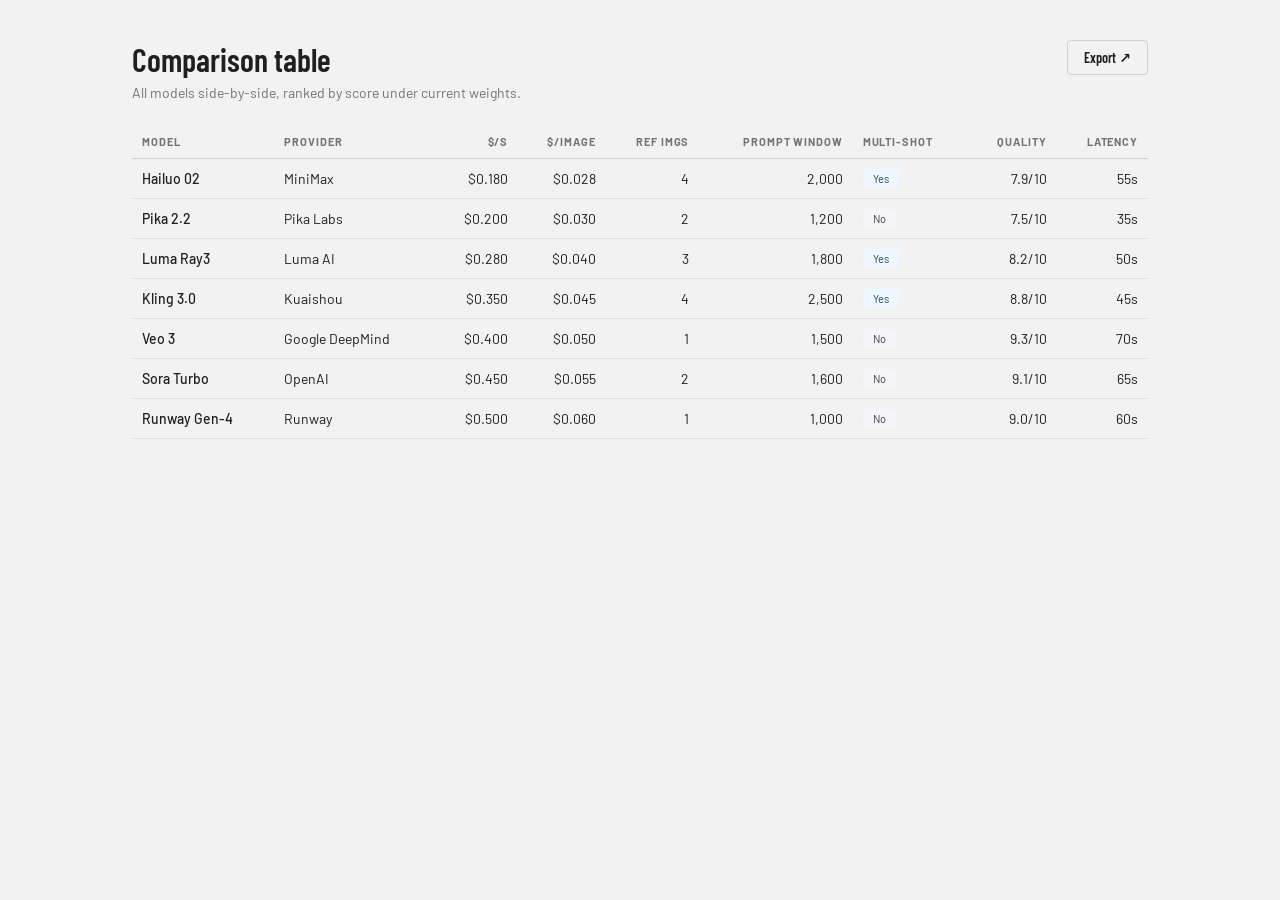
<file: template_ui/comparison-table-reference.html>
<!DOCTYPE html>
<html lang="pt-BR">
<head>
<meta charset="UTF-8">
<meta name="viewport" content="width=device-width, initial-scale=1.0">
<title>Comparison Table — reference</title>
<style>
  @import url('https://fonts.googleapis.com/css2?family=Barlow:wght@400;500;700&family=Barlow+Condensed:wght@600&display=swap');

  :root {
    --color-bg: #f2f2f3;
    --color-text: #1d1f20;
    --color-accent: #5980a6;
    --color-accent-100: #eef6ff;
    --color-accent-800: #2c455d;
    --color-neutral-100: #f5f5f8;
    --color-neutral-800: #424244;
    --color-divider: rgba(29,31,32,0.16);
    --font-heading: "Barlow Condensed", system-ui, sans-serif;
    --font-body: "Barlow", system-ui, sans-serif;
    --radius-md: 4px;
  }

  * { box-sizing: border-box; }
  body { margin: 0; background: var(--color-bg); color: var(--color-text); font-family: var(--font-body); font-size: 15px; }
  h1, h2, h3 { font-family: var(--font-heading); font-weight: 600; margin: 0; }

  .page { max-width: 1080px; margin: 0 auto; padding: 40px 32px; }

  .page-header { display: flex; justify-content: space-between; align-items: flex-start; gap: 20px; flex-wrap: wrap; margin-bottom: 24px; }
  .page-header h1 { font-size: 32px; margin-bottom: 6px; }
  .page-header p { margin: 0; font-size: 14px; color: rgba(29,31,32,0.6); max-width: 560px; }

  .btn { font-family: var(--font-heading); font-weight: 600; font-size: 14px; padding: 8px 16px; border-radius: var(--radius-md); border: 1px solid var(--color-divider); background: transparent; color: var(--color-text); cursor: pointer; }
  .btn:hover { background: rgba(29,31,32,0.06); }

  .table-wrap { overflow-x: auto; background: transparent; }
  table { width: 100%; min-width: 760px; border-collapse: collapse; font-size: 14px; }
  th { text-align: left; font-size: 11px; letter-spacing: 0.08em; text-transform: uppercase; color: rgba(29,31,32,0.6); padding: 10px; border-bottom: 1px solid var(--color-divider); }
  th.num, td.num { text-align: right; }
  td { padding: 10px; border-bottom: 1px solid rgba(29,31,32,0.08); }
  tbody tr { cursor: pointer; }
  tbody tr:hover { background: rgba(29,31,32,0.04); }

  .tag { display: inline-flex; align-items: center; font-size: 11px; letter-spacing: 0.02em; padding: 3px 10px; border-radius: 3px; }
  .tag-yes { background: var(--color-accent-100); color: var(--color-accent-800); }
  .tag-no  { background: var(--color-neutral-100); color: var(--color-neutral-800); }
</style>
</head>
<body>

<div class="page">
  <div class="page-header">
    <div>
      <h1>Comparison table</h1>
      <p>All models side-by-side, ranked by score under current weights.</p>
    </div>
    <button class="btn" id="export-btn">Export ↗</button>
  </div>

  <div class="table-wrap">
    <table id="comparison-table">
      <thead>
        <tr>
          <th data-sort="name">Model</th>
          <th data-sort="provider">Provider</th>
          <th class="num" data-sort="pricePerSecond">$/s</th>
          <th class="num" data-sort="pricePerImage">$/image</th>
          <th class="num" data-sort="maxReferenceImages">Ref imgs</th>
          <th class="num" data-sort="promptWindowTokens">Prompt window</th>
          <th data-sort="multiShot">Multi-shot</th>
          <th class="num" data-sort="qualityScore">Quality</th>
          <th class="num" data-sort="latencySeconds">Latency</th>
        </tr>
      </thead>
      <tbody id="comparison-tbody"><!-- rows injected by renderRows() --></tbody>
    </table>
  </div>
</div>

<script>
  // Replace with the real pipeline output (see market-intel-agent / data/models/*.json).
  // Illustrative placeholder values only.
  const MODELS = [
    { id: 'kling-3',     name: 'Kling 3.0',     provider: 'Kuaishou',         pricePerSecond: 0.35, pricePerImage: 0.045, maxReferenceImages: 4, promptWindowTokens: 2500, multiShot: true,  qualityScore: 8.8, latencySeconds: 45 },
    { id: 'runway-gen4', name: 'Runway Gen-4',  provider: 'Runway',           pricePerSecond: 0.50, pricePerImage: 0.06,  maxReferenceImages: 1, promptWindowTokens: 1000, multiShot: false, qualityScore: 9.0, latencySeconds: 60 },
    { id: 'luma-ray3',   name: 'Luma Ray3',     provider: 'Luma AI',          pricePerSecond: 0.28, pricePerImage: 0.04,  maxReferenceImages: 3, promptWindowTokens: 1800, multiShot: true,  qualityScore: 8.2, latencySeconds: 50 },
    { id: 'pika-22',     name: 'Pika 2.2',      provider: 'Pika Labs',        pricePerSecond: 0.20, pricePerImage: 0.03,  maxReferenceImages: 2, promptWindowTokens: 1200, multiShot: false, qualityScore: 7.5, latencySeconds: 35 },
    { id: 'hailuo-02',   name: 'Hailuo 02',     provider: 'MiniMax',          pricePerSecond: 0.18, pricePerImage: 0.028, maxReferenceImages: 4, promptWindowTokens: 2000, multiShot: true,  qualityScore: 7.9, latencySeconds: 55 },
    { id: 'veo-3',       name: 'Veo 3',         provider: 'Google DeepMind',  pricePerSecond: 0.40, pricePerImage: 0.05,  maxReferenceImages: 1, promptWindowTokens: 1500, multiShot: false, qualityScore: 9.3, latencySeconds: 70 },
    { id: 'sora-turbo',  name: 'Sora Turbo',    provider: 'OpenAI',           pricePerSecond: 0.45, pricePerImage: 0.055, maxReferenceImages: 2, promptWindowTokens: 1600, multiShot: false, qualityScore: 9.1, latencySeconds: 65 }
  ];

  let sortKey = 'pricePerSecond';
  let sortAsc = true;

  function renderRows() {
    const rows = [...MODELS].sort((a, b) => {
      const av = a[sortKey], bv = b[sortKey];
      const cmp = typeof av === 'string' ? av.localeCompare(bv) : av - bv;
      return sortAsc ? cmp : -cmp;
    });

    document.getElementById('comparison-tbody').innerHTML = rows.map(m => `
      <tr data-id="${m.id}" onclick="onRowClick('${m.id}')">
        <td style="font-weight:500">${m.name}</td>
        <td>${m.provider}</td>
        <td class="num">$${m.pricePerSecond.toFixed(3)}</td>
        <td class="num">$${m.pricePerImage.toFixed(3)}</td>
        <td class="num">${m.maxReferenceImages}</td>
        <td class="num">${m.promptWindowTokens.toLocaleString()}</td>
        <td><span class="tag ${m.multiShot ? 'tag-yes' : 'tag-no'}">${m.multiShot ? 'Yes' : 'No'}</span></td>
        <td class="num">${m.qualityScore.toFixed(1)}/10</td>
        <td class="num">${m.latencySeconds}s</td>
      </tr>
    `).join('');
  }

  // Hook up a real navigation/detail-drawer here.
  function onRowClick(id) {
    console.log('open detail for', id);
  }

  document.querySelectorAll('th[data-sort]').forEach(th => {
    th.style.cursor = 'pointer';
    th.addEventListener('click', () => {
      const key = th.dataset.sort;
      sortAsc = sortKey === key ? !sortAsc : true;
      sortKey = key;
      renderRows();
    });
  });

  document.getElementById('export-btn').addEventListener('click', () => {
    console.log('export clicked — wire up CSV/PDF export here');
  });

  renderRows();
</script>

</body>
</html>
</file>
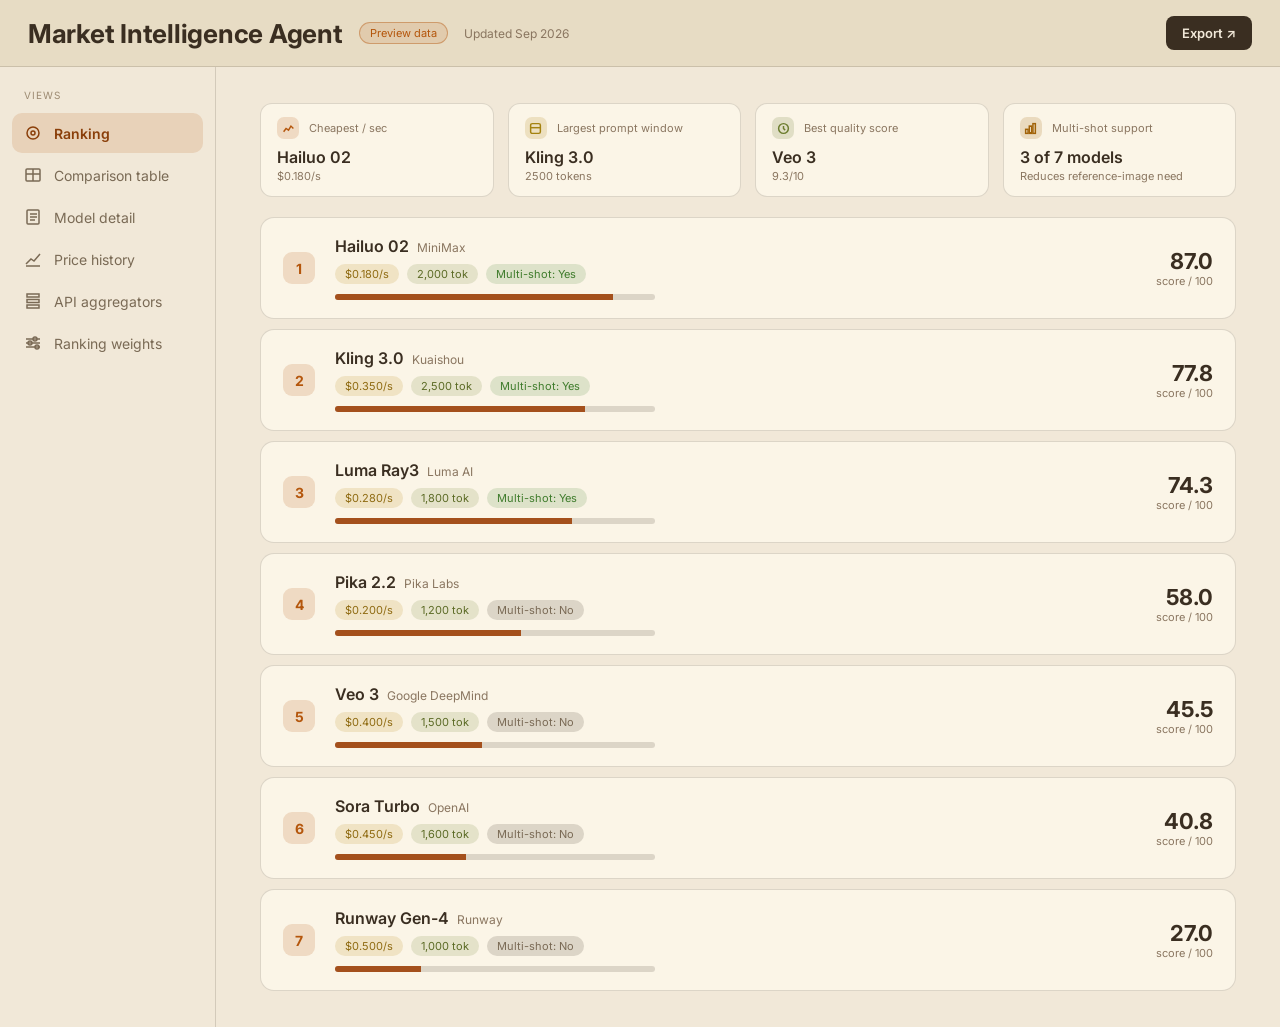
<file: template_ui/dashboard-reference-sepia.html>
<!DOCTYPE html>
<html lang="pt-BR">
<head>
<meta charset="UTF-8">
<meta name="viewport" content="width=device-width, initial-scale=1.0">
<title>Market Intelligence Agent — dashboard reference (sepia)</title>
<link rel="stylesheet" href="https://fonts.googleapis.com/css2?family=Inter:wght@400;500;600;700&display=swap">
<style>
  * { box-sizing: border-box; }
  body { margin: 0; background: #f1e8d8; color: #3a2e21; font-family: 'Inter', system-ui, sans-serif; font-size: 15px; }
  h2, h4 { margin: 0; }
  a { color: #b4560c; }

  .app-shell { display: grid; grid-template-columns: 216px 1fr; min-height: 100vh; }
  .topnav { grid-column: 1 / -1; border-bottom: 1px solid rgba(58,46,33,.16); padding: 16px 28px; gap: 16px; display: flex; align-items: center; background: #e7dcc4; }
  .brand { font-weight: 700; font-size: 26px; letter-spacing: -0.01em; }
  .pill { white-space: nowrap; font-size: 11px; padding: 3px 10px; border-radius: 20px; border: 1px solid rgba(180,83,9,.4); color: #b4560c; background: rgba(180,83,9,.12); }
  .muted { color: #8a7660; }
  .btn { background: #e9dcc0; color: #3a2e21; border: 1px solid rgba(58,46,33,.18); border-radius: 8px; padding: 9px 16px; font-family: inherit; font-weight: 600; font-size: 13px; cursor: pointer; white-space: nowrap; }
  .btn-primary { background: #3a2e21; color: #f1e8d8; border: none; }
  .btn-ghost { background: transparent; border: none; color: #b4560c; font-weight: 600; font-size: 13px; cursor: pointer; padding: 0; }

  .sidebar { display: flex; flex-direction: column; gap: 2px; padding: 22px 12px; border-right: 1px solid rgba(58,46,33,.16); }
  .kicker { font-size: 10px; letter-spacing: 0.1em; text-transform: uppercase; padding: 0 12px 10px; color: #9c8a71; }
  .navbtn { display: flex; align-items: center; gap: 12px; padding: 11px 12px; border-radius: 10px; cursor: pointer; border: none; background: transparent; font: 14px 'Inter', sans-serif; color: #7a6a55; text-align: left; width: 100%; transition: background .12s ease, color .12s ease; }
  .navbtn:hover { background: rgba(58,46,33,.1); }
  .navbtn.active { background: rgba(180,83,9,.15); color: #8a3f0a; font-weight: 600; }
  .navbtn svg { flex-shrink: 0; }

  main { padding: 36px 44px; min-width: 0; overflow: auto; }
  .view { display: none; }
  .view.active { display: block; }

  .card { background: #fbf5e7; border: 1px solid rgba(58,46,33,.16); border-radius: 14px; padding: 16px; }
  .kpi-grid { display: grid; grid-template-columns: repeat(4, minmax(0,1fr)); gap: 14px; margin-bottom: 20px; }
  .kpi-card { background: #fbf5e7; border: 1px solid rgba(58,46,33,.16); border-radius: 12px; padding: 13px 16px; }
  .kpi-icon { width: 22px; height: 22px; border-radius: 7px; display: flex; align-items: center; justify-content: center; flex-shrink: 0; }

  .rank-row { background: #fbf5e7; border: 1px solid rgba(58,46,33,.16); border-radius: 14px; padding: 18px 22px; cursor: pointer; display: flex; align-items: center; gap: 20px; transition: border-color .15s ease, background .15s ease; }
  .rank-row:hover { border-color: rgba(58,46,33,.3); background: #e9dcc0; }
  .rank-badge { width: 32px; height: 32px; border-radius: 9px; background: rgba(180,83,9,.16); color: #b4560c; display: flex; align-items: center; justify-content: center; font-weight: 700; font-size: 14px; flex-shrink: 0; }
  .chip { font-size: 11px; padding: 3px 10px; border-radius: 20px; }
  .bar-track { height: 6px; background: rgba(58,46,33,.16); border-radius: 3px; overflow: hidden; margin-top: 10px; max-width: 320px; }
  .bar-fill { height: 100%; background: #a4501c; }
  .score-box { text-align: right; flex-shrink: 0; }

  table { width: 100%; border-collapse: collapse; font-size: 14px; }
  th { text-align: left; font-size: 11px; letter-spacing: .06em; text-transform: uppercase; color: #8a7660; padding: 14px 16px; border-bottom: 1px solid rgba(58,46,33,.16); }
  th.num, td.num { text-align: right; }
  td { padding: 12px 16px; border-bottom: 1px solid rgba(58,46,33,.1); }
  tbody tr:hover { background: rgba(58,46,33,.08); }

  .spec-grid { display: grid; grid-template-columns: repeat(auto-fit,minmax(160px,1fr)); gap: 14px; margin-bottom: 24px; }
  select, input[type=range] { font-family: inherit; }
  select { width: 100%; min-height: 38px; padding: 6px 10px; font-size: 14px; color: #3a2e21; background: #fbf5e7; border: 1px solid rgba(58,46,33,.18); border-radius: 8px; }
  input[type=range] { width: 100%; accent-color: #a4501c; }

  @media (max-width: 760px) {
    .app-shell { grid-template-columns: 1fr; }
    .sidebar { grid-row: 1; flex-direction: row; overflow-x: auto; border-right: none; border-bottom: 1px solid rgba(58,46,33,.16); }
    .navlabel, .kicker { display: none; }
  }
</style>
</head>
<body>

<div class="app-shell">
  <div class="topnav">
    <div class="brand">Market Intelligence Agent</div>
    <span class="pill">Preview data</span>
    <span class="muted" style="font-size:12px">Updated Sep 2026</span>
    <button class="btn btn-primary" style="margin-left:auto">Export ↗</button>
  </div>

  <aside class="sidebar">
    <div class="kicker">Views</div>
    <button class="navbtn" data-view="overview">
      <svg width="18" height="18" viewBox="0 0 18 18" fill="none" stroke="currentColor" stroke-width="1.5"><circle cx="9" cy="9" r="6"/><circle cx="9" cy="9" r="2"/></svg>
      <span class="navlabel">Ranking</span>
    </button>
    <button class="navbtn" data-view="table">
      <svg width="18" height="18" viewBox="0 0 18 18" fill="none" stroke="currentColor" stroke-width="1.5"><rect x="2" y="3" width="14" height="12" rx="1"/><line x1="2" y1="8" x2="16" y2="8"/><line x1="9" y1="3" x2="9" y2="15"/></svg>
      <span class="navlabel">Comparison table</span>
    </button>
    <button class="navbtn" data-view="detail">
      <svg width="18" height="18" viewBox="0 0 18 18" fill="none" stroke="currentColor" stroke-width="1.5"><rect x="3" y="2" width="12" height="14" rx="1"/><line x1="6" y1="6" x2="13" y2="6"/><line x1="6" y1="9" x2="13" y2="9"/><line x1="6" y1="12" x2="11" y2="12"/></svg>
      <span class="navlabel">Model detail</span>
    </button>
    <button class="navbtn" data-view="history">
      <svg width="18" height="18" viewBox="0 0 18 18" fill="none" stroke="currentColor" stroke-width="1.5"><polyline points="2,14 7,9 10,11 16,4"/><line x1="2" y1="16" x2="16" y2="16"/></svg>
      <span class="navlabel">Price history</span>
    </button>
    <button class="navbtn" data-view="aggregators">
      <svg width="18" height="18" viewBox="0 0 18 18" fill="none" stroke="currentColor" stroke-width="1.5"><rect x="3" y="2" width="12" height="3"/><rect x="3" y="7.5" width="12" height="3"/><rect x="3" y="13" width="12" height="3"/></svg>
      <span class="navlabel">API aggregators</span>
    </button>
    <button class="navbtn" data-view="config">
      <svg width="18" height="18" viewBox="0 0 18 18" fill="none" stroke="currentColor" stroke-width="1.5"><line x1="2" y1="5" x2="16" y2="5"/><circle cx="11" cy="5" r="2"/><line x1="2" y1="9" x2="16" y2="9"/><circle cx="6" cy="9" r="2"/><line x1="2" y1="13" x2="16" y2="13"/><circle cx="13" cy="13" r="2"/></svg>
      <span class="navlabel">Ranking weights</span>
    </button>
  </aside>

  <main>
    <section class="view" id="view-overview">
      <div class="kpi-grid" id="kpi-grid"></div>
      <div id="rank-list" style="display:flex;flex-direction:column;gap:10px"></div>
    </section>

    <section class="view" id="view-table">
      <h2 style="font-size:26px;font-weight:700;margin-bottom:6px">Comparison table</h2>
      <p class="muted" style="font-size:14px;margin-bottom:20px">All models side-by-side, ranked order.</p>
      <div class="card" style="padding:6px;overflow-x:auto">
        <table style="min-width:760px">
          <thead><tr><th>Model</th><th>Provider</th><th class="num">$/s</th><th class="num">$/image</th><th class="num">Ref imgs</th><th class="num">Prompt window</th><th>Multi-shot</th><th class="num">Quality</th><th class="num">Latency</th></tr></thead>
          <tbody id="table-body"></tbody>
        </table>
      </div>
    </section>

    <section class="view" id="view-detail">
      <button class="btn-ghost" style="margin-bottom:16px" data-goto="overview">← Back to ranking</button>
      <div id="detail-content"></div>
    </section>

    <section class="view" id="view-history">
      <h2 style="font-size:26px;font-weight:700;margin-bottom:6px">Price history</h2>
      <p class="muted" style="font-size:14px;margin-bottom:20px">Six-month $/second trend, per model.</p>
      <div style="max-width:280px;margin-bottom:20px">
        <label class="muted" style="display:block;font-size:12px;margin-bottom:6px">Model</label>
        <select id="history-select"></select>
      </div>
      <div class="card" style="padding:24px;margin-bottom:20px">
        <svg width="100%" height="220" viewBox="0 0 640 220" id="history-chart"></svg>
      </div>
      <div class="card" style="padding:6px;overflow-x:auto">
        <table style="max-width:460px">
          <thead><tr><th>Month</th><th class="num">$/second</th><th class="num">Change</th></tr></thead>
          <tbody id="history-rows"></tbody>
        </table>
      </div>
    </section>

    <section class="view" id="view-aggregators">
      <h2 style="font-size:26px;font-weight:700;margin-bottom:6px">API aggregators</h2>
      <p class="muted" style="font-size:14px;max-width:600px;margin-bottom:20px">Unified-API alternatives to fal.ai, our current provider.</p>
      <div class="card" style="padding:6px;overflow-x:auto">
        <table style="min-width:640px">
          <thead><tr><th>Aggregator</th><th></th><th class="num">Overhead</th><th class="num">Uptime</th><th class="num">Coverage</th><th class="num">Added latency</th><th>Notes</th></tr></thead>
          <tbody id="aggregators-body"></tbody>
        </table>
      </div>
    </section>

    <section class="view" id="view-config">
      <h2 style="font-size:26px;font-weight:700;margin-bottom:6px">Ranking weights</h2>
      <p class="muted" style="font-size:14px;max-width:520px;margin-bottom:24px">Adjust how much each factor counts toward the ranking score. Changes apply immediately.</p>
      <div style="display:flex;flex-direction:column;gap:22px;max-width:480px" id="weights-panel"></div>
    </section>
  </main>
</div>

<script>
// ---------------------------------------------------------------------------
// Data — replace with real pipeline output (market-intel-agent / data/models/*.json)
// ---------------------------------------------------------------------------
const MODELS = [
  { id:'kling-3', name:'Kling 3.0', provider:'Kuaishou', pricePerSecond:0.35, pricePerImage:0.045, maxReferenceImages:4, promptWindowTokens:2500, multiShot:true, qualityScore:8.8, latencySeconds:45, docUrl:'https://klingai.com', notes:'Strong multi-shot support for character consistency across scenes, but shot transitions occasionally hallucinate extra elements.', history:[0.52,0.48,0.44,0.40,0.37,0.35] },
  { id:'runway-gen4', name:'Runway Gen-4', provider:'Runway', pricePerSecond:0.50, pricePerImage:0.06, maxReferenceImages:1, promptWindowTokens:1000, multiShot:false, qualityScore:9.0, latencySeconds:60, docUrl:'https://runwayml.com', notes:'Highest single-take realism in the set. No multi-shot — needs more source images per scene.', history:[0.60,0.58,0.55,0.53,0.51,0.50] },
  { id:'luma-ray3', name:'Luma Ray3', provider:'Luma AI', pricePerSecond:0.28, pricePerImage:0.04, maxReferenceImages:3, promptWindowTokens:1800, multiShot:true, qualityScore:8.2, latencySeconds:50, docUrl:'https://lumalabs.ai', notes:'Balanced cost and multi-shot support. Quality trails Runway and Veo slightly on lighting consistency.', history:[0.38,0.35,0.33,0.31,0.29,0.28] },
  { id:'pika-22', name:'Pika 2.2', provider:'Pika Labs', pricePerSecond:0.20, pricePerImage:0.03, maxReferenceImages:2, promptWindowTokens:1200, multiShot:false, qualityScore:7.5, latencySeconds:35, docUrl:'https://pika.art', notes:'Cheapest single-take option with the fastest render time. Prompt window is tight.', history:[0.26,0.24,0.23,0.22,0.21,0.20] },
  { id:'hailuo-02', name:'Hailuo 02', provider:'MiniMax', pricePerSecond:0.18, pricePerImage:0.028, maxReferenceImages:4, promptWindowTokens:2000, multiShot:true, qualityScore:7.9, latencySeconds:55, docUrl:'https://hailuoai.video', notes:'Lowest cost per second with multi-shot support. Realism lags the top tier.', history:[0.24,0.22,0.21,0.20,0.19,0.18] },
  { id:'veo-3', name:'Veo 3', provider:'Google DeepMind', pricePerSecond:0.40, pricePerImage:0.05, maxReferenceImages:1, promptWindowTokens:1500, multiShot:false, qualityScore:9.3, latencySeconds:70, docUrl:'https://deepmind.google', notes:'Top overall quality score in the set. No multi-shot and the highest latency.', history:[0.55,0.52,0.48,0.45,0.42,0.40] },
  { id:'sora-turbo', name:'Sora Turbo', provider:'OpenAI', pricePerSecond:0.45, pricePerImage:0.055, maxReferenceImages:2, promptWindowTokens:1600, multiShot:false, qualityScore:9.1, latencySeconds:65, docUrl:'https://openai.com/sora', notes:'Close second to Veo on realism, with a slightly larger prompt window.', history:[0.60,0.57,0.53,0.50,0.47,0.45] }
];

const AGGREGATORS = [
  { id:'fal', name:'fal.ai', current:true, overheadPct:8, uptimePct:99.5, modelsSupported:6, addedLatencyMs:120, notes:'Current provider. Fastest to add day-one releases.' },
  { id:'replicate', name:'Replicate', current:false, overheadPct:12, uptimePct:99.7, modelsSupported:5, addedLatencyMs:200, notes:'Broadest catalog, slower to onboard new video releases.' },
  { id:'together', name:'Together AI', current:false, overheadPct:6, uptimePct:99.2, modelsSupported:3, addedLatencyMs:90, notes:'Lowest overhead, limited video-model coverage today.' },
  { id:'baseten', name:'Baseten', current:false, overheadPct:10, uptimePct:99.6, modelsSupported:4, addedLatencyMs:150, notes:'Best fit as a self-hosted fallback.' }
];

const MONTHS = ['Apr','May','Jun','Jul','Aug','Sep'];

let state = {
  view: 'overview',
  selectedModelId: 'kling-3',
  historyModelId: 'kling-3',
  weights: { cost: 35, promptWindow: 20, multiShot: 15, quality: 30 }
};

function computeScores() {
  const prices = MODELS.map(m => m.pricePerSecond);
  const prompts = MODELS.map(m => m.promptWindowTokens);
  const minPrice = Math.min(...prices), maxPrice = Math.max(...prices);
  const minPrompt = Math.min(...prompts), maxPrompt = Math.max(...prompts);
  const w = state.weights;
  const totalW = (w.cost + w.promptWindow + w.multiShot + w.quality) || 1;
  return MODELS.map(m => {
    const costNorm = maxPrice === minPrice ? 1 : (maxPrice - m.pricePerSecond) / (maxPrice - minPrice);
    const promptNorm = maxPrompt === minPrompt ? 1 : (m.promptWindowTokens - minPrompt) / (maxPrompt - minPrompt);
    const multiNorm = m.multiShot ? 1 : 0;
    const qualityNorm = m.qualityScore / 10;
    const score = ((costNorm * w.cost + promptNorm * w.promptWindow + multiNorm * w.multiShot + qualityNorm * w.quality) / totalW) * 100;
    return { ...m, score };
  }).sort((a, b) => b.score - a.score);
}

function buildSparkline(history, width, height, pad) {
  const min = Math.min(...history), max = Math.max(...history);
  const range = (max - min) || 1;
  const stepX = (width - pad * 2) / (history.length - 1);
  return history.map((v, i) => {
    const x = pad + i * stepX;
    const y = pad + (1 - (v - min) / range) * (height - pad * 2);
    return `${x.toFixed(1)},${y.toFixed(1)}`;
  }).join(' ');
}

function goTo(view) {
  state.view = view;
  document.querySelectorAll('.view').forEach(v => v.classList.remove('active'));
  document.getElementById('view-' + view).classList.add('active');
  document.querySelectorAll('.navbtn').forEach(b => b.classList.toggle('active', b.dataset.view === view));
  render();
}
function selectModel(id) { state.selectedModelId = id; goTo('detail'); }

document.querySelectorAll('.navbtn').forEach(b => b.addEventListener('click', () => goTo(b.dataset.view)));
document.querySelectorAll('[data-goto]').forEach(b => b.addEventListener('click', () => goTo(b.dataset.goto)));

function multiShotChip(m) {
  return m.multiShot
    ? `<span class="chip" style="background:rgba(63,124,44,.16);color:#3f7c2c">Multi-shot: Yes</span>`
    : `<span class="chip" style="background:rgba(58,46,33,.16);color:#7a6a55">Multi-shot: No</span>`;
}
function multiShotTag(m) {
  return m.multiShot
    ? `<span class="chip" style="background:rgba(63,124,44,.16);color:#3f7c2c">Yes</span>`
    : `<span class="chip" style="background:rgba(58,46,33,.16);color:#7a6a55">No</span>`;
}

function render() {
  const ranked = computeScores();

  if (state.view === 'overview') {
    const cheapest = [...MODELS].sort((a,b) => a.pricePerSecond - b.pricePerSecond)[0];
    const largestPrompt = [...MODELS].sort((a,b) => b.promptWindowTokens - a.promptWindowTokens)[0];
    const bestQuality = [...MODELS].sort((a,b) => b.qualityScore - a.qualityScore)[0];
    const multiShotCount = MODELS.filter(m => m.multiShot).length;

    document.getElementById('kpi-grid').innerHTML = `
      <div class="kpi-card"><div style="display:flex;align-items:center;gap:10px;margin-bottom:8px">
        <div class="kpi-icon" style="background:rgba(180,83,9,.16);color:#b4560c"><svg width="13" height="13" viewBox="0 0 16 16" fill="none" stroke="currentColor" stroke-width="1.8"><path d="M2 12l3-4 3 2 3-5 3 3"/></svg></div>
        <div style="font-size:11px" class="muted">Cheapest / sec</div></div>
        <div style="font-size:16px;font-weight:600">${cheapest.name}</div>
        <div class="muted" style="font-size:11px;margin-top:2px">$${cheapest.pricePerSecond.toFixed(3)}/s</div></div>
      <div class="kpi-card"><div style="display:flex;align-items:center;gap:10px;margin-bottom:8px">
        <div class="kpi-icon" style="background:rgba(180,131,17,.18);color:#a4820f"><svg width="13" height="13" viewBox="0 0 16 16" fill="none" stroke="currentColor" stroke-width="1.8"><rect x="2" y="2" width="12" height="12" rx="2"/><line x1="2" y1="7" x2="14" y2="7"/></svg></div>
        <div style="font-size:11px" class="muted">Largest prompt window</div></div>
        <div style="font-size:16px;font-weight:600">${largestPrompt.name}</div>
        <div class="muted" style="font-size:11px;margin-top:2px">${largestPrompt.promptWindowTokens} tokens</div></div>
      <div class="kpi-card"><div style="display:flex;align-items:center;gap:10px;margin-bottom:8px">
        <div class="kpi-icon" style="background:rgba(107,124,45,.18);color:#6b7c2d"><svg width="13" height="13" viewBox="0 0 16 16" fill="none" stroke="currentColor" stroke-width="1.8"><circle cx="8" cy="8" r="6"/><path d="M8 5v3l2 2"/></svg></div>
        <div style="font-size:11px" class="muted">Best quality score</div></div>
        <div style="font-size:16px;font-weight:600">${bestQuality.name}</div>
        <div class="muted" style="font-size:11px;margin-top:2px">${bestQuality.qualityScore}/10</div></div>
      <div class="kpi-card"><div style="display:flex;align-items:center;gap:10px;margin-bottom:8px">
        <div class="kpi-icon" style="background:rgba(161,98,7,.18);color:#a16207"><svg width="13" height="13" viewBox="0 0 16 16" fill="none" stroke="currentColor" stroke-width="1.8"><rect x="2" y="9" width="3" height="5"/><rect x="6.5" y="5" width="3" height="9"/><rect x="11" y="2" width="3" height="12"/></svg></div>
        <div style="font-size:11px" class="muted">Multi-shot support</div></div>
        <div style="font-size:16px;font-weight:600">${multiShotCount} of 7 models</div>
        <div class="muted" style="font-size:11px;margin-top:2px">Reduces reference-image need</div></div>`;

    document.getElementById('rank-list').innerHTML = ranked.map((m, i) => `
      <div class="rank-row" data-id="${m.id}">
        <div class="rank-badge">${i + 1}</div>
        <div style="flex:1;min-width:0">
          <div style="display:flex;align-items:baseline;gap:8px;flex-wrap:wrap">
            <span style="font-size:16px;font-weight:600">${m.name}</span>
            <span class="muted" style="font-size:12px">${m.provider}</span>
          </div>
          <div style="display:flex;gap:8px;margin-top:8px;flex-wrap:wrap">
            <span class="chip" style="background:rgba(180,131,17,.16);color:#8f6b12">$${m.pricePerSecond.toFixed(3)}/s</span>
            <span class="chip" style="background:rgba(107,124,45,.16);color:#5c6b26">${m.promptWindowTokens.toLocaleString()} tok</span>
            ${multiShotChip(m)}
          </div>
          <div class="bar-track"><div class="bar-fill" style="width:${m.score.toFixed(0)}%"></div></div>
        </div>
        <div class="score-box"><div style="font-size:22px;font-weight:700">${m.score.toFixed(1)}</div><div class="muted" style="font-size:11px">score / 100</div></div>
      </div>`).join('');
    document.querySelectorAll('.rank-row').forEach(el => el.addEventListener('click', () => selectModel(el.dataset.id)));
  }

  if (state.view === 'table') {
    document.getElementById('table-body').innerHTML = ranked.map(m => `
      <tr data-id="${m.id}" style="cursor:pointer">
        <td style="font-weight:600">${m.name}</td><td class="muted">${m.provider}</td>
        <td class="num">$${m.pricePerSecond.toFixed(3)}</td><td class="num">$${m.pricePerImage.toFixed(3)}</td>
        <td class="num">${m.maxReferenceImages}</td><td class="num">${m.promptWindowTokens.toLocaleString()}</td>
        <td>${multiShotTag(m)}</td><td class="num">${m.qualityScore.toFixed(1)}/10</td><td class="num">${m.latencySeconds}s</td>
      </tr>`).join('');
    document.querySelectorAll('#table-body tr').forEach(el => el.addEventListener('click', () => selectModel(el.dataset.id)));
  }

  if (state.view === 'detail') {
    const m = ranked.find(x => x.id === state.selectedModelId) || ranked[0];
    const rank = ranked.findIndex(x => x.id === m.id) + 1;
    document.getElementById('detail-content').innerHTML = `
      <div class="card" style="display:flex;justify-content:space-between;align-items:flex-start;gap:20px;flex-wrap:wrap;margin-bottom:24px">
        <div><div style="font-size:11px;letter-spacing:.08em;text-transform:uppercase;color:#b4560c">Rank #${rank}</div>
        <h2 style="font-size:26px;font-weight:700;margin:6px 0 4px">${m.name}</h2><div class="muted" style="font-size:14px">${m.provider}</div></div>
        <div class="score-box"><div style="font-size:34px;font-weight:700">${m.score.toFixed(1)}</div><div class="muted" style="font-size:12px">score / 100</div></div></div>
      <div class="spec-grid">
        <div class="card"><div style="font-size:11px;letter-spacing:.06em;text-transform:uppercase;color:#8a7660;margin-bottom:6px">$ / second</div><div style="font-size:17px;font-weight:600">$${m.pricePerSecond.toFixed(3)}</div></div>
        <div class="card"><div style="font-size:11px;letter-spacing:.06em;text-transform:uppercase;color:#8a7660;margin-bottom:6px">$ / image</div><div style="font-size:17px;font-weight:600">$${m.pricePerImage.toFixed(3)}</div></div>
        <div class="card"><div style="font-size:11px;letter-spacing:.06em;text-transform:uppercase;color:#8a7660;margin-bottom:6px">Max ref images</div><div style="font-size:17px;font-weight:600">${m.maxReferenceImages}</div></div>
        <div class="card"><div style="font-size:11px;letter-spacing:.06em;text-transform:uppercase;color:#8a7660;margin-bottom:6px">Prompt window</div><div style="font-size:17px;font-weight:600">${m.promptWindowTokens} tok</div></div>
        <div class="card"><div style="font-size:11px;letter-spacing:.06em;text-transform:uppercase;color:#8a7660;margin-bottom:6px">Multi-shot</div><div style="font-size:17px;font-weight:600">${m.multiShot ? 'Yes' : 'No'}</div></div>
        <div class="card"><div style="font-size:11px;letter-spacing:.06em;text-transform:uppercase;color:#8a7660;margin-bottom:6px">Quality score</div><div style="font-size:17px;font-weight:600">${m.qualityScore}/10</div></div>
        <div class="card"><div style="font-size:11px;letter-spacing:.06em;text-transform:uppercase;color:#8a7660;margin-bottom:6px">Latency</div><div style="font-size:17px;font-weight:600">${m.latencySeconds}s</div></div>
      </div>
      <div class="card" style="display:flex;gap:24px;flex-wrap:wrap;align-items:center;margin-bottom:24px">
        <svg width="260" height="60" viewBox="0 0 260 60"><polyline points="${buildSparkline(m.history,260,60,6)}" fill="none" stroke="#6b7c2d" stroke-width="2"/></svg>
        <div><div style="font-size:11px;letter-spacing:.08em;text-transform:uppercase;color:#8a7660">6-month price trend</div>
        <button class="btn-ghost" data-goto-history="${m.id}">View full history →</button></div></div>
      <div style="margin-bottom:24px"><h4 style="font-size:15px;font-weight:600;margin-bottom:8px">Notes</h4><p style="max-width:640px;margin:0;color:#5a4a37;line-height:1.6">${m.notes}</p></div>
      <a class="btn btn-primary" style="display:inline-block;text-decoration:none" href="${m.docUrl}" target="_blank">View provider docs ↗</a>`;
    const histBtn = document.querySelector('[data-goto-history]');
    if (histBtn) histBtn.addEventListener('click', () => { state.historyModelId = m.id; goTo('history'); });
  }

  if (state.view === 'history') {
    const select = document.getElementById('history-select');
    select.innerHTML = MODELS.map(m => `<option value="${m.id}" ${m.id === state.historyModelId ? 'selected' : ''}>${m.name}</option>`).join('');
    select.onchange = () => { state.historyModelId = select.value; render(); };

    const hm = MODELS.find(m => m.id === state.historyModelId);
    const points = buildSparkline(hm.history, 640, 220, 34);
    const minH = Math.min(...hm.history), maxH = Math.max(...hm.history);
    const monthLabels = MONTHS.map((label, i) => {
      const x = (34 + i * ((640 - 68) / (MONTHS.length - 1))).toFixed(1);
      return `<text x="${x}" y="208" font-size="11" fill="#8a7660">${label}</text>`;
    }).join('');
    document.getElementById('history-chart').innerHTML = `
      <line x1="34" y1="190" x2="606" y2="190" stroke="rgba(58,46,33,.18)" stroke-width="1"/>
      <polyline points="${points}" fill="none" stroke="#6b7c2d" stroke-width="2"/>
      <text x="4" y="40" font-size="11" fill="#8a7660">$${maxH.toFixed(3)}</text>
      <text x="4" y="185" font-size="11" fill="#8a7660">$${minH.toFixed(3)}</text>
      ${monthLabels}`;

    document.getElementById('history-rows').innerHTML = MONTHS.map((label, i) => {
      const price = hm.history[i];
      const prev = i > 0 ? hm.history[i - 1] : null;
      const change = prev != null ? (((price - prev) / prev) * 100).toFixed(1) : null;
      const isDown = change != null && Number(change) <= 0;
      const color = change == null ? '#8a7660' : (isDown ? '#3f7c2c' : '#a1341a');
      return `<tr><td>${label}</td><td class="num">$${price.toFixed(3)}</td><td class="num" style="color:${color}">${change != null ? (change > 0 ? '+' : '') + change + '%' : '—'}</td></tr>`;
    }).join('');
  }

  if (state.view === 'aggregators') {
    document.getElementById('aggregators-body').innerHTML = AGGREGATORS.map(a => `
      <tr><td style="font-weight:600">${a.name}</td>
        <td>${a.current
          ? `<span class="chip" style="background:rgba(180,83,9,.15);color:#8a3f0a">Current</span>`
          : `<span class="chip" style="border:1px solid rgba(58,46,33,.22);color:#7a6a55">Alternative</span>`}</td>
        <td class="num">${a.overheadPct}%</td><td class="num">${a.uptimePct.toFixed(1)}%</td>
        <td class="num">${a.modelsSupported} / 7</td><td class="num">${a.addedLatencyMs} ms</td>
        <td class="muted" style="font-size:13px;max-width:220px">${a.notes}</td></tr>`).join('');
  }

  if (state.view === 'config') {
    const w = state.weights;
    const row = (label, key) => `
      <div><div style="display:flex;justify-content:space-between;font-size:14px;margin-bottom:6px"><span>${label}</span><span class="muted" id="val-${key}">${w[key]}</span></div>
      <input type="range" min="0" max="100" value="${w[key]}" data-key="${key}"/></div>`;
    document.getElementById('weights-panel').innerHTML = `
      ${row('Cost per second','cost')}
      ${row('Prompt window','promptWindow')}
      ${row('Multi-shot support','multiShot')}
      ${row('Quality score','quality')}
      <button class="btn" id="reset-weights">Reset to defaults</button>
      <p class="muted" style="font-size:12px;margin:0">Weights don't need to total 100 — the score is normalized automatically.</p>`;
    document.querySelectorAll('#weights-panel input[type=range]').forEach(inp => {
      inp.addEventListener('input', () => {
        state.weights[inp.dataset.key] = Number(inp.value);
        document.getElementById('val-' + inp.dataset.key).textContent = inp.value;
      });
    });
    document.getElementById('reset-weights').addEventListener('click', () => {
      state.weights = { cost: 35, promptWindow: 20, multiShot: 15, quality: 30 };
      render();
    });
  }
}

goTo('overview');
</script>
</body>
</html>
</file>
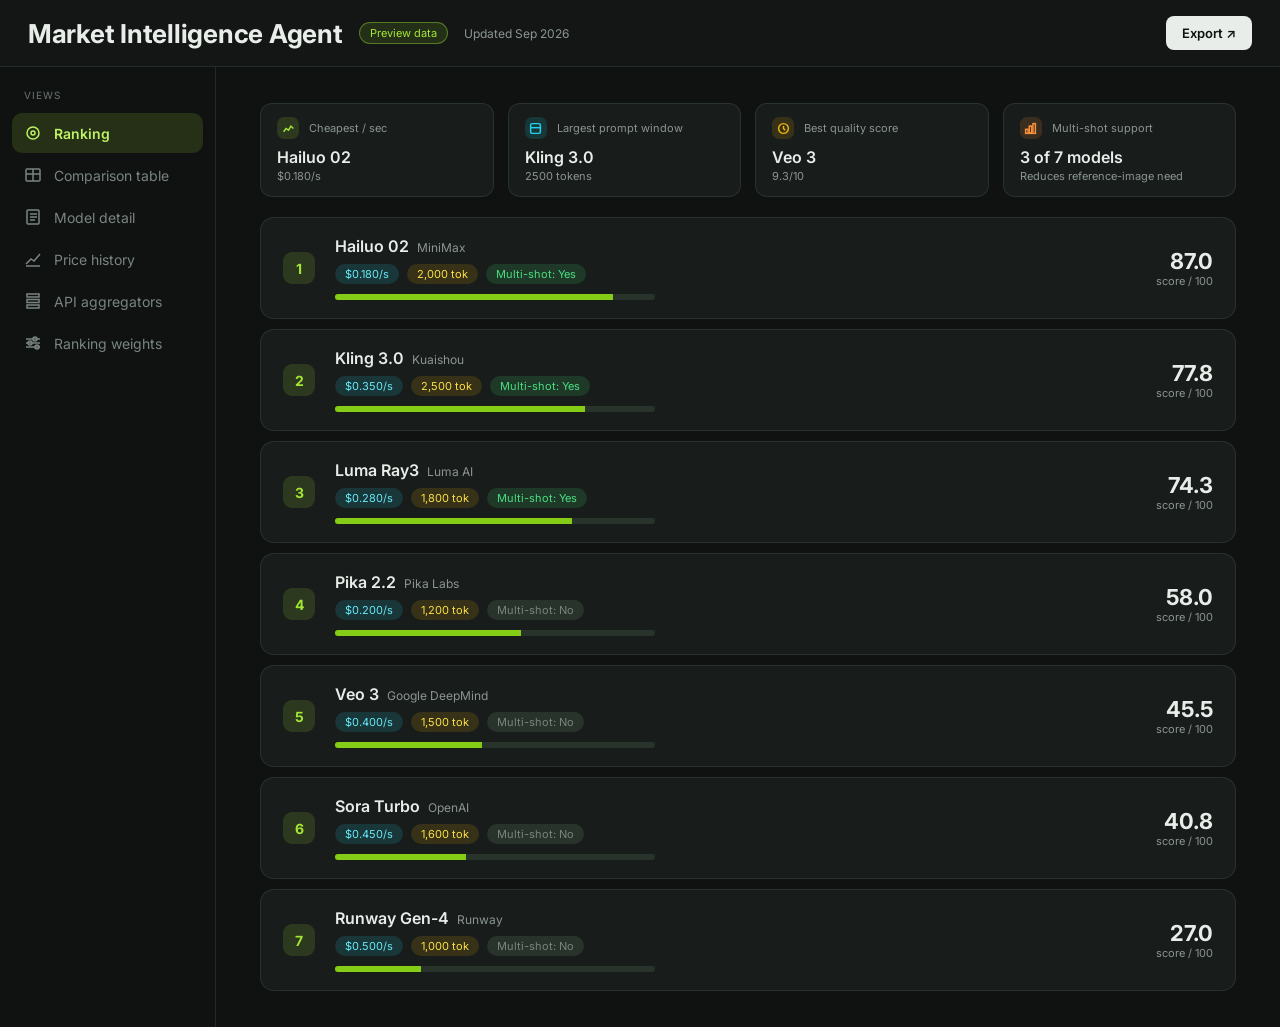
<file: template_ui/dashboard-reference-terminal-lime.html>
<!DOCTYPE html>
<html lang="pt-BR">
<head>
<meta charset="UTF-8">
<meta name="viewport" content="width=device-width, initial-scale=1.0">
<title>Market Intelligence Agent — dashboard reference (terminal lime)</title>
<link rel="stylesheet" href="https://fonts.googleapis.com/css2?family=Inter:wght@400;500;600;700&display=swap">
<style>
  * { box-sizing: border-box; }
  body { margin: 0; background: #101211; color: #e8ede9; font-family: 'Inter', system-ui, sans-serif; font-size: 15px; }
  h2, h4 { margin: 0; }
  a { color: #a3e635; }

  .app-shell { display: grid; grid-template-columns: 216px 1fr; min-height: 100vh; }
  .topnav { grid-column: 1 / -1; border-bottom: 1px solid rgba(180,255,200,.1); padding: 16px 28px; gap: 16px; display: flex; align-items: center; background: #131615; }
  .brand { font-weight: 700; font-size: 26px; letter-spacing: -0.01em; }
  .pill { white-space: nowrap; font-size: 11px; padding: 3px 10px; border-radius: 20px; border: 1px solid rgba(163,230,53,.4); color: #a3e635; background: rgba(163,230,53,.12); }
  .muted { color: #8b9690; }
  .btn { background: #1e2320; color: #e8ede9; border: 1px solid rgba(180,255,200,.12); border-radius: 8px; padding: 9px 16px; font-family: inherit; font-weight: 600; font-size: 13px; cursor: pointer; white-space: nowrap; }
  .btn-primary { background: #e8ede9; color: #101211; border: none; }
  .btn-ghost { background: transparent; border: none; color: #a3e635; font-weight: 600; font-size: 13px; cursor: pointer; padding: 0; }

  .sidebar { display: flex; flex-direction: column; gap: 2px; padding: 22px 12px; border-right: 1px solid rgba(180,255,200,.1); }
  .kicker { font-size: 10px; letter-spacing: 0.1em; text-transform: uppercase; padding: 0 12px 10px; color: #6a7570; }
  .navbtn { display: flex; align-items: center; gap: 12px; padding: 11px 12px; border-radius: 10px; cursor: pointer; border: none; background: transparent; font: 14px 'Inter', sans-serif; color: #79857f; text-align: left; width: 100%; transition: background .12s ease, color .12s ease; }
  .navbtn:hover { background: rgba(180,255,200,.07); }
  .navbtn.active { background: rgba(163,230,53,.14); color: #bef264; font-weight: 600; }
  .navbtn svg { flex-shrink: 0; }

  main { padding: 36px 44px; min-width: 0; overflow: auto; }
  .view { display: none; }
  .view.active { display: block; }

  .card { background: #181c1a; border: 1px solid rgba(180,255,200,.1); border-radius: 14px; padding: 16px; }
  .kpi-grid { display: grid; grid-template-columns: repeat(4, minmax(0,1fr)); gap: 14px; margin-bottom: 20px; }
  .kpi-card { background: #181c1a; border: 1px solid rgba(180,255,200,.1); border-radius: 12px; padding: 13px 16px; }
  .kpi-icon { width: 22px; height: 22px; border-radius: 7px; display: flex; align-items: center; justify-content: center; flex-shrink: 0; }

  .rank-row { background: #181c1a; border: 1px solid rgba(180,255,200,.1); border-radius: 14px; padding: 18px 22px; cursor: pointer; display: flex; align-items: center; gap: 20px; transition: border-color .15s ease, background .15s ease; }
  .rank-row:hover { border-color: rgba(180,255,200,.26); background: #1e2320; }
  .rank-badge { width: 32px; height: 32px; border-radius: 9px; background: rgba(163,230,53,.15); color: #a3e635; display: flex; align-items: center; justify-content: center; font-weight: 700; font-size: 14px; flex-shrink: 0; }
  .chip { font-size: 11px; padding: 3px 10px; border-radius: 20px; }
  .bar-track { height: 6px; background: rgba(180,255,200,.1); border-radius: 3px; overflow: hidden; margin-top: 10px; max-width: 320px; }
  .bar-fill { height: 100%; background: #84cc16; }
  .score-box { text-align: right; flex-shrink: 0; }

  table { width: 100%; border-collapse: collapse; font-size: 14px; }
  th { text-align: left; font-size: 11px; letter-spacing: .06em; text-transform: uppercase; color: #8b9690; padding: 14px 16px; border-bottom: 1px solid rgba(180,255,200,.1); }
  th.num, td.num { text-align: right; }
  td { padding: 12px 16px; border-bottom: 1px solid rgba(180,255,200,.07); }
  tbody tr:hover { background: rgba(180,255,200,.05); }

  .spec-grid { display: grid; grid-template-columns: repeat(auto-fit,minmax(160px,1fr)); gap: 14px; margin-bottom: 24px; }
  select, input[type=range] { font-family: inherit; }
  select { width: 100%; min-height: 38px; padding: 6px 10px; font-size: 14px; color: #e8ede9; background: #181c1a; border: 1px solid rgba(180,255,200,.12); border-radius: 8px; }
  input[type=range] { width: 100%; accent-color: #84cc16; }

  @media (max-width: 760px) {
    .app-shell { grid-template-columns: 1fr; }
    .sidebar { grid-row: 1; flex-direction: row; overflow-x: auto; border-right: none; border-bottom: 1px solid rgba(180,255,200,.1); }
    .navlabel, .kicker { display: none; }
  }
</style>
</head>
<body>

<div class="app-shell">
  <div class="topnav">
    <div class="brand">Market Intelligence Agent</div>
    <span class="pill">Preview data</span>
    <span class="muted" style="font-size:12px">Updated Sep 2026</span>
    <button class="btn btn-primary" style="margin-left:auto">Export ↗</button>
  </div>

  <aside class="sidebar">
    <div class="kicker">Views</div>
    <button class="navbtn" data-view="overview">
      <svg width="18" height="18" viewBox="0 0 18 18" fill="none" stroke="currentColor" stroke-width="1.5"><circle cx="9" cy="9" r="6"/><circle cx="9" cy="9" r="2"/></svg>
      <span class="navlabel">Ranking</span>
    </button>
    <button class="navbtn" data-view="table">
      <svg width="18" height="18" viewBox="0 0 18 18" fill="none" stroke="currentColor" stroke-width="1.5"><rect x="2" y="3" width="14" height="12" rx="1"/><line x1="2" y1="8" x2="16" y2="8"/><line x1="9" y1="3" x2="9" y2="15"/></svg>
      <span class="navlabel">Comparison table</span>
    </button>
    <button class="navbtn" data-view="detail">
      <svg width="18" height="18" viewBox="0 0 18 18" fill="none" stroke="currentColor" stroke-width="1.5"><rect x="3" y="2" width="12" height="14" rx="1"/><line x1="6" y1="6" x2="13" y2="6"/><line x1="6" y1="9" x2="13" y2="9"/><line x1="6" y1="12" x2="11" y2="12"/></svg>
      <span class="navlabel">Model detail</span>
    </button>
    <button class="navbtn" data-view="history">
      <svg width="18" height="18" viewBox="0 0 18 18" fill="none" stroke="currentColor" stroke-width="1.5"><polyline points="2,14 7,9 10,11 16,4"/><line x1="2" y1="16" x2="16" y2="16"/></svg>
      <span class="navlabel">Price history</span>
    </button>
    <button class="navbtn" data-view="aggregators">
      <svg width="18" height="18" viewBox="0 0 18 18" fill="none" stroke="currentColor" stroke-width="1.5"><rect x="3" y="2" width="12" height="3"/><rect x="3" y="7.5" width="12" height="3"/><rect x="3" y="13" width="12" height="3"/></svg>
      <span class="navlabel">API aggregators</span>
    </button>
    <button class="navbtn" data-view="config">
      <svg width="18" height="18" viewBox="0 0 18 18" fill="none" stroke="currentColor" stroke-width="1.5"><line x1="2" y1="5" x2="16" y2="5"/><circle cx="11" cy="5" r="2"/><line x1="2" y1="9" x2="16" y2="9"/><circle cx="6" cy="9" r="2"/><line x1="2" y1="13" x2="16" y2="13"/><circle cx="13" cy="13" r="2"/></svg>
      <span class="navlabel">Ranking weights</span>
    </button>
  </aside>

  <main>
    <section class="view" id="view-overview">
      <div class="kpi-grid" id="kpi-grid"></div>
      <div id="rank-list" style="display:flex;flex-direction:column;gap:10px"></div>
    </section>

    <section class="view" id="view-table">
      <h2 style="font-size:26px;font-weight:700;margin-bottom:6px">Comparison table</h2>
      <p class="muted" style="font-size:14px;margin-bottom:20px">All models side-by-side, ranked order.</p>
      <div class="card" style="padding:6px;overflow-x:auto">
        <table style="min-width:760px">
          <thead><tr><th>Model</th><th>Provider</th><th class="num">$/s</th><th class="num">$/image</th><th class="num">Ref imgs</th><th class="num">Prompt window</th><th>Multi-shot</th><th class="num">Quality</th><th class="num">Latency</th></tr></thead>
          <tbody id="table-body"></tbody>
        </table>
      </div>
    </section>

    <section class="view" id="view-detail">
      <button class="btn-ghost" style="margin-bottom:16px" data-goto="overview">← Back to ranking</button>
      <div id="detail-content"></div>
    </section>

    <section class="view" id="view-history">
      <h2 style="font-size:26px;font-weight:700;margin-bottom:6px">Price history</h2>
      <p class="muted" style="font-size:14px;margin-bottom:20px">Six-month $/second trend, per model.</p>
      <div style="max-width:280px;margin-bottom:20px">
        <label class="muted" style="display:block;font-size:12px;margin-bottom:6px">Model</label>
        <select id="history-select"></select>
      </div>
      <div class="card" style="padding:24px;margin-bottom:20px">
        <svg width="100%" height="220" viewBox="0 0 640 220" id="history-chart"></svg>
      </div>
      <div class="card" style="padding:6px;overflow-x:auto">
        <table style="max-width:460px">
          <thead><tr><th>Month</th><th class="num">$/second</th><th class="num">Change</th></tr></thead>
          <tbody id="history-rows"></tbody>
        </table>
      </div>
    </section>

    <section class="view" id="view-aggregators">
      <h2 style="font-size:26px;font-weight:700;margin-bottom:6px">API aggregators</h2>
      <p class="muted" style="font-size:14px;max-width:600px;margin-bottom:20px">Unified-API alternatives to fal.ai, our current provider.</p>
      <div class="card" style="padding:6px;overflow-x:auto">
        <table style="min-width:640px">
          <thead><tr><th>Aggregator</th><th></th><th class="num">Overhead</th><th class="num">Uptime</th><th class="num">Coverage</th><th class="num">Added latency</th><th>Notes</th></tr></thead>
          <tbody id="aggregators-body"></tbody>
        </table>
      </div>
    </section>

    <section class="view" id="view-config">
      <h2 style="font-size:26px;font-weight:700;margin-bottom:6px">Ranking weights</h2>
      <p class="muted" style="font-size:14px;max-width:520px;margin-bottom:24px">Adjust how much each factor counts toward the ranking score. Changes apply immediately.</p>
      <div style="display:flex;flex-direction:column;gap:22px;max-width:480px" id="weights-panel"></div>
    </section>
  </main>
</div>

<script>
// ---------------------------------------------------------------------------
// Data — replace with real pipeline output (market-intel-agent / data/models/*.json)
// ---------------------------------------------------------------------------
const MODELS = [
  { id:'kling-3', name:'Kling 3.0', provider:'Kuaishou', pricePerSecond:0.35, pricePerImage:0.045, maxReferenceImages:4, promptWindowTokens:2500, multiShot:true, qualityScore:8.8, latencySeconds:45, docUrl:'https://klingai.com', notes:'Strong multi-shot support for character consistency across scenes, but shot transitions occasionally hallucinate extra elements.', history:[0.52,0.48,0.44,0.40,0.37,0.35] },
  { id:'runway-gen4', name:'Runway Gen-4', provider:'Runway', pricePerSecond:0.50, pricePerImage:0.06, maxReferenceImages:1, promptWindowTokens:1000, multiShot:false, qualityScore:9.0, latencySeconds:60, docUrl:'https://runwayml.com', notes:'Highest single-take realism in the set. No multi-shot — needs more source images per scene.', history:[0.60,0.58,0.55,0.53,0.51,0.50] },
  { id:'luma-ray3', name:'Luma Ray3', provider:'Luma AI', pricePerSecond:0.28, pricePerImage:0.04, maxReferenceImages:3, promptWindowTokens:1800, multiShot:true, qualityScore:8.2, latencySeconds:50, docUrl:'https://lumalabs.ai', notes:'Balanced cost and multi-shot support. Quality trails Runway and Veo slightly on lighting consistency.', history:[0.38,0.35,0.33,0.31,0.29,0.28] },
  { id:'pika-22', name:'Pika 2.2', provider:'Pika Labs', pricePerSecond:0.20, pricePerImage:0.03, maxReferenceImages:2, promptWindowTokens:1200, multiShot:false, qualityScore:7.5, latencySeconds:35, docUrl:'https://pika.art', notes:'Cheapest single-take option with the fastest render time. Prompt window is tight.', history:[0.26,0.24,0.23,0.22,0.21,0.20] },
  { id:'hailuo-02', name:'Hailuo 02', provider:'MiniMax', pricePerSecond:0.18, pricePerImage:0.028, maxReferenceImages:4, promptWindowTokens:2000, multiShot:true, qualityScore:7.9, latencySeconds:55, docUrl:'https://hailuoai.video', notes:'Lowest cost per second with multi-shot support. Realism lags the top tier.', history:[0.24,0.22,0.21,0.20,0.19,0.18] },
  { id:'veo-3', name:'Veo 3', provider:'Google DeepMind', pricePerSecond:0.40, pricePerImage:0.05, maxReferenceImages:1, promptWindowTokens:1500, multiShot:false, qualityScore:9.3, latencySeconds:70, docUrl:'https://deepmind.google', notes:'Top overall quality score in the set. No multi-shot and the highest latency.', history:[0.55,0.52,0.48,0.45,0.42,0.40] },
  { id:'sora-turbo', name:'Sora Turbo', provider:'OpenAI', pricePerSecond:0.45, pricePerImage:0.055, maxReferenceImages:2, promptWindowTokens:1600, multiShot:false, qualityScore:9.1, latencySeconds:65, docUrl:'https://openai.com/sora', notes:'Close second to Veo on realism, with a slightly larger prompt window.', history:[0.60,0.57,0.53,0.50,0.47,0.45] }
];

const AGGREGATORS = [
  { id:'fal', name:'fal.ai', current:true, overheadPct:8, uptimePct:99.5, modelsSupported:6, addedLatencyMs:120, notes:'Current provider. Fastest to add day-one releases.' },
  { id:'replicate', name:'Replicate', current:false, overheadPct:12, uptimePct:99.7, modelsSupported:5, addedLatencyMs:200, notes:'Broadest catalog, slower to onboard new video releases.' },
  { id:'together', name:'Together AI', current:false, overheadPct:6, uptimePct:99.2, modelsSupported:3, addedLatencyMs:90, notes:'Lowest overhead, limited video-model coverage today.' },
  { id:'baseten', name:'Baseten', current:false, overheadPct:10, uptimePct:99.6, modelsSupported:4, addedLatencyMs:150, notes:'Best fit as a self-hosted fallback.' }
];

const MONTHS = ['Apr','May','Jun','Jul','Aug','Sep'];

let state = {
  view: 'overview',
  selectedModelId: 'kling-3',
  historyModelId: 'kling-3',
  weights: { cost: 35, promptWindow: 20, multiShot: 15, quality: 30 }
};

function computeScores() {
  const prices = MODELS.map(m => m.pricePerSecond);
  const prompts = MODELS.map(m => m.promptWindowTokens);
  const minPrice = Math.min(...prices), maxPrice = Math.max(...prices);
  const minPrompt = Math.min(...prompts), maxPrompt = Math.max(...prompts);
  const w = state.weights;
  const totalW = (w.cost + w.promptWindow + w.multiShot + w.quality) || 1;
  return MODELS.map(m => {
    const costNorm = maxPrice === minPrice ? 1 : (maxPrice - m.pricePerSecond) / (maxPrice - minPrice);
    const promptNorm = maxPrompt === minPrompt ? 1 : (m.promptWindowTokens - minPrompt) / (maxPrompt - minPrompt);
    const multiNorm = m.multiShot ? 1 : 0;
    const qualityNorm = m.qualityScore / 10;
    const score = ((costNorm * w.cost + promptNorm * w.promptWindow + multiNorm * w.multiShot + qualityNorm * w.quality) / totalW) * 100;
    return { ...m, score };
  }).sort((a, b) => b.score - a.score);
}

function buildSparkline(history, width, height, pad) {
  const min = Math.min(...history), max = Math.max(...history);
  const range = (max - min) || 1;
  const stepX = (width - pad * 2) / (history.length - 1);
  return history.map((v, i) => {
    const x = pad + i * stepX;
    const y = pad + (1 - (v - min) / range) * (height - pad * 2);
    return `${x.toFixed(1)},${y.toFixed(1)}`;
  }).join(' ');
}

function goTo(view) {
  state.view = view;
  document.querySelectorAll('.view').forEach(v => v.classList.remove('active'));
  document.getElementById('view-' + view).classList.add('active');
  document.querySelectorAll('.navbtn').forEach(b => b.classList.toggle('active', b.dataset.view === view));
  render();
}
function selectModel(id) { state.selectedModelId = id; goTo('detail'); }

document.querySelectorAll('.navbtn').forEach(b => b.addEventListener('click', () => goTo(b.dataset.view)));
document.querySelectorAll('[data-goto]').forEach(b => b.addEventListener('click', () => goTo(b.dataset.goto)));

function multiShotChip(m) {
  return m.multiShot
    ? `<span class="chip" style="background:rgba(74,222,128,.15);color:#4ade80">Multi-shot: Yes</span>`
    : `<span class="chip" style="background:rgba(180,255,200,.1);color:#79857f">Multi-shot: No</span>`;
}
function multiShotTag(m) {
  return m.multiShot
    ? `<span class="chip" style="background:rgba(74,222,128,.15);color:#4ade80">Yes</span>`
    : `<span class="chip" style="background:rgba(180,255,200,.1);color:#79857f">No</span>`;
}

function render() {
  const ranked = computeScores();

  if (state.view === 'overview') {
    const cheapest = [...MODELS].sort((a,b) => a.pricePerSecond - b.pricePerSecond)[0];
    const largestPrompt = [...MODELS].sort((a,b) => b.promptWindowTokens - a.promptWindowTokens)[0];
    const bestQuality = [...MODELS].sort((a,b) => b.qualityScore - a.qualityScore)[0];
    const multiShotCount = MODELS.filter(m => m.multiShot).length;

    document.getElementById('kpi-grid').innerHTML = `
      <div class="kpi-card"><div style="display:flex;align-items:center;gap:10px;margin-bottom:8px">
        <div class="kpi-icon" style="background:rgba(163,230,53,.15);color:#a3e635"><svg width="13" height="13" viewBox="0 0 16 16" fill="none" stroke="currentColor" stroke-width="1.8"><path d="M2 12l3-4 3 2 3-5 3 3"/></svg></div>
        <div style="font-size:11px" class="muted">Cheapest / sec</div></div>
        <div style="font-size:16px;font-weight:600">${cheapest.name}</div>
        <div class="muted" style="font-size:11px;margin-top:2px">$${cheapest.pricePerSecond.toFixed(3)}/s</div></div>
      <div class="kpi-card"><div style="display:flex;align-items:center;gap:10px;margin-bottom:8px">
        <div class="kpi-icon" style="background:rgba(34,211,238,.15);color:#22d3ee"><svg width="13" height="13" viewBox="0 0 16 16" fill="none" stroke="currentColor" stroke-width="1.8"><rect x="2" y="2" width="12" height="12" rx="2"/><line x1="2" y1="7" x2="14" y2="7"/></svg></div>
        <div style="font-size:11px" class="muted">Largest prompt window</div></div>
        <div style="font-size:16px;font-weight:600">${largestPrompt.name}</div>
        <div class="muted" style="font-size:11px;margin-top:2px">${largestPrompt.promptWindowTokens} tokens</div></div>
      <div class="kpi-card"><div style="display:flex;align-items:center;gap:10px;margin-bottom:8px">
        <div class="kpi-icon" style="background:rgba(234,179,8,.15);color:#eab308"><svg width="13" height="13" viewBox="0 0 16 16" fill="none" stroke="currentColor" stroke-width="1.8"><circle cx="8" cy="8" r="6"/><path d="M8 5v3l2 2"/></svg></div>
        <div style="font-size:11px" class="muted">Best quality score</div></div>
        <div style="font-size:16px;font-weight:600">${bestQuality.name}</div>
        <div class="muted" style="font-size:11px;margin-top:2px">${bestQuality.qualityScore}/10</div></div>
      <div class="kpi-card"><div style="display:flex;align-items:center;gap:10px;margin-bottom:8px">
        <div class="kpi-icon" style="background:rgba(251,146,60,.16);color:#fb923c"><svg width="13" height="13" viewBox="0 0 16 16" fill="none" stroke="currentColor" stroke-width="1.8"><rect x="2" y="9" width="3" height="5"/><rect x="6.5" y="5" width="3" height="9"/><rect x="11" y="2" width="3" height="12"/></svg></div>
        <div style="font-size:11px" class="muted">Multi-shot support</div></div>
        <div style="font-size:16px;font-weight:600">${multiShotCount} of 7 models</div>
        <div class="muted" style="font-size:11px;margin-top:2px">Reduces reference-image need</div></div>`;

    document.getElementById('rank-list').innerHTML = ranked.map((m, i) => `
      <div class="rank-row" data-id="${m.id}">
        <div class="rank-badge">${i + 1}</div>
        <div style="flex:1;min-width:0">
          <div style="display:flex;align-items:baseline;gap:8px;flex-wrap:wrap">
            <span style="font-size:16px;font-weight:600">${m.name}</span>
            <span class="muted" style="font-size:12px">${m.provider}</span>
          </div>
          <div style="display:flex;gap:8px;margin-top:8px;flex-wrap:wrap">
            <span class="chip" style="background:rgba(34,211,238,.14);color:#67e8f9">$${m.pricePerSecond.toFixed(3)}/s</span>
            <span class="chip" style="background:rgba(234,179,8,.14);color:#fde047">${m.promptWindowTokens.toLocaleString()} tok</span>
            ${multiShotChip(m)}
          </div>
          <div class="bar-track"><div class="bar-fill" style="width:${m.score.toFixed(0)}%"></div></div>
        </div>
        <div class="score-box"><div style="font-size:22px;font-weight:700">${m.score.toFixed(1)}</div><div class="muted" style="font-size:11px">score / 100</div></div>
      </div>`).join('');
    document.querySelectorAll('.rank-row').forEach(el => el.addEventListener('click', () => selectModel(el.dataset.id)));
  }

  if (state.view === 'table') {
    document.getElementById('table-body').innerHTML = ranked.map(m => `
      <tr data-id="${m.id}" style="cursor:pointer">
        <td style="font-weight:600">${m.name}</td><td class="muted">${m.provider}</td>
        <td class="num">$${m.pricePerSecond.toFixed(3)}</td><td class="num">$${m.pricePerImage.toFixed(3)}</td>
        <td class="num">${m.maxReferenceImages}</td><td class="num">${m.promptWindowTokens.toLocaleString()}</td>
        <td>${multiShotTag(m)}</td><td class="num">${m.qualityScore.toFixed(1)}/10</td><td class="num">${m.latencySeconds}s</td>
      </tr>`).join('');
    document.querySelectorAll('#table-body tr').forEach(el => el.addEventListener('click', () => selectModel(el.dataset.id)));
  }

  if (state.view === 'detail') {
    const m = ranked.find(x => x.id === state.selectedModelId) || ranked[0];
    const rank = ranked.findIndex(x => x.id === m.id) + 1;
    document.getElementById('detail-content').innerHTML = `
      <div class="card" style="display:flex;justify-content:space-between;align-items:flex-start;gap:20px;flex-wrap:wrap;margin-bottom:24px">
        <div><div style="font-size:11px;letter-spacing:.08em;text-transform:uppercase;color:#a3e635">Rank #${rank}</div>
        <h2 style="font-size:26px;font-weight:700;margin:6px 0 4px">${m.name}</h2><div class="muted" style="font-size:14px">${m.provider}</div></div>
        <div class="score-box"><div style="font-size:34px;font-weight:700">${m.score.toFixed(1)}</div><div class="muted" style="font-size:12px">score / 100</div></div></div>
      <div class="spec-grid">
        <div class="card"><div style="font-size:11px;letter-spacing:.06em;text-transform:uppercase;color:#8b9690;margin-bottom:6px">$ / second</div><div style="font-size:17px;font-weight:600">$${m.pricePerSecond.toFixed(3)}</div></div>
        <div class="card"><div style="font-size:11px;letter-spacing:.06em;text-transform:uppercase;color:#8b9690;margin-bottom:6px">$ / image</div><div style="font-size:17px;font-weight:600">$${m.pricePerImage.toFixed(3)}</div></div>
        <div class="card"><div style="font-size:11px;letter-spacing:.06em;text-transform:uppercase;color:#8b9690;margin-bottom:6px">Max ref images</div><div style="font-size:17px;font-weight:600">${m.maxReferenceImages}</div></div>
        <div class="card"><div style="font-size:11px;letter-spacing:.06em;text-transform:uppercase;color:#8b9690;margin-bottom:6px">Prompt window</div><div style="font-size:17px;font-weight:600">${m.promptWindowTokens} tok</div></div>
        <div class="card"><div style="font-size:11px;letter-spacing:.06em;text-transform:uppercase;color:#8b9690;margin-bottom:6px">Multi-shot</div><div style="font-size:17px;font-weight:600">${m.multiShot ? 'Yes' : 'No'}</div></div>
        <div class="card"><div style="font-size:11px;letter-spacing:.06em;text-transform:uppercase;color:#8b9690;margin-bottom:6px">Quality score</div><div style="font-size:17px;font-weight:600">${m.qualityScore}/10</div></div>
        <div class="card"><div style="font-size:11px;letter-spacing:.06em;text-transform:uppercase;color:#8b9690;margin-bottom:6px">Latency</div><div style="font-size:17px;font-weight:600">${m.latencySeconds}s</div></div>
      </div>
      <div class="card" style="display:flex;gap:24px;flex-wrap:wrap;align-items:center;margin-bottom:24px">
        <svg width="260" height="60" viewBox="0 0 260 60"><polyline points="${buildSparkline(m.history,260,60,6)}" fill="none" stroke="#eab308" stroke-width="2"/></svg>
        <div><div style="font-size:11px;letter-spacing:.08em;text-transform:uppercase;color:#8b9690">6-month price trend</div>
        <button class="btn-ghost" data-goto-history="${m.id}">View full history →</button></div></div>
      <div style="margin-bottom:24px"><h4 style="font-size:15px;font-weight:600;margin-bottom:8px">Notes</h4><p style="max-width:640px;margin:0;color:#c6cec9;line-height:1.6">${m.notes}</p></div>
      <a class="btn btn-primary" style="display:inline-block;text-decoration:none" href="${m.docUrl}" target="_blank">View provider docs ↗</a>`;
    const histBtn = document.querySelector('[data-goto-history]');
    if (histBtn) histBtn.addEventListener('click', () => { state.historyModelId = m.id; goTo('history'); });
  }

  if (state.view === 'history') {
    const select = document.getElementById('history-select');
    select.innerHTML = MODELS.map(m => `<option value="${m.id}" ${m.id === state.historyModelId ? 'selected' : ''}>${m.name}</option>`).join('');
    select.onchange = () => { state.historyModelId = select.value; render(); };

    const hm = MODELS.find(m => m.id === state.historyModelId);
    const points = buildSparkline(hm.history, 640, 220, 34);
    const minH = Math.min(...hm.history), maxH = Math.max(...hm.history);
    const monthLabels = MONTHS.map((label, i) => {
      const x = (34 + i * ((640 - 68) / (MONTHS.length - 1))).toFixed(1);
      return `<text x="${x}" y="208" font-size="11" fill="#8b9690">${label}</text>`;
    }).join('');
    document.getElementById('history-chart').innerHTML = `
      <line x1="34" y1="190" x2="606" y2="190" stroke="rgba(180,255,200,.12)" stroke-width="1"/>
      <polyline points="${points}" fill="none" stroke="#eab308" stroke-width="2"/>
      <text x="4" y="40" font-size="11" fill="#8b9690">$${maxH.toFixed(3)}</text>
      <text x="4" y="185" font-size="11" fill="#8b9690">$${minH.toFixed(3)}</text>
      ${monthLabels}`;

    document.getElementById('history-rows').innerHTML = MONTHS.map((label, i) => {
      const price = hm.history[i];
      const prev = i > 0 ? hm.history[i - 1] : null;
      const change = prev != null ? (((price - prev) / prev) * 100).toFixed(1) : null;
      const isDown = change != null && Number(change) <= 0;
      const color = change == null ? '#8b9690' : (isDown ? '#4ade80' : '#f87171');
      return `<tr><td>${label}</td><td class="num">$${price.toFixed(3)}</td><td class="num" style="color:${color}">${change != null ? (change > 0 ? '+' : '') + change + '%' : '—'}</td></tr>`;
    }).join('');
  }

  if (state.view === 'aggregators') {
    document.getElementById('aggregators-body').innerHTML = AGGREGATORS.map(a => `
      <tr><td style="font-weight:600">${a.name}</td>
        <td>${a.current
          ? `<span class="chip" style="background:rgba(163,230,53,.14);color:#bef264">Current</span>`
          : `<span class="chip" style="border:1px solid rgba(180,255,200,.18);color:#79857f">Alternative</span>`}</td>
        <td class="num">${a.overheadPct}%</td><td class="num">${a.uptimePct.toFixed(1)}%</td>
        <td class="num">${a.modelsSupported} / 7</td><td class="num">${a.addedLatencyMs} ms</td>
        <td class="muted" style="font-size:13px;max-width:220px">${a.notes}</td></tr>`).join('');
  }

  if (state.view === 'config') {
    const w = state.weights;
    const row = (label, key) => `
      <div><div style="display:flex;justify-content:space-between;font-size:14px;margin-bottom:6px"><span>${label}</span><span class="muted" id="val-${key}">${w[key]}</span></div>
      <input type="range" min="0" max="100" value="${w[key]}" data-key="${key}"/></div>`;
    document.getElementById('weights-panel').innerHTML = `
      ${row('Cost per second','cost')}
      ${row('Prompt window','promptWindow')}
      ${row('Multi-shot support','multiShot')}
      ${row('Quality score','quality')}
      <button class="btn" id="reset-weights">Reset to defaults</button>
      <p class="muted" style="font-size:12px;margin:0">Weights don't need to total 100 — the score is normalized automatically.</p>`;
    document.querySelectorAll('#weights-panel input[type=range]').forEach(inp => {
      inp.addEventListener('input', () => {
        state.weights[inp.dataset.key] = Number(inp.value);
        document.getElementById('val-' + inp.dataset.key).textContent = inp.value;
      });
    });
    document.getElementById('reset-weights').addEventListener('click', () => {
      state.weights = { cost: 35, promptWindow: 20, multiShot: 15, quality: 30 };
      render();
    });
  }
}

goTo('overview');
</script>
</body>
</html>
</file>
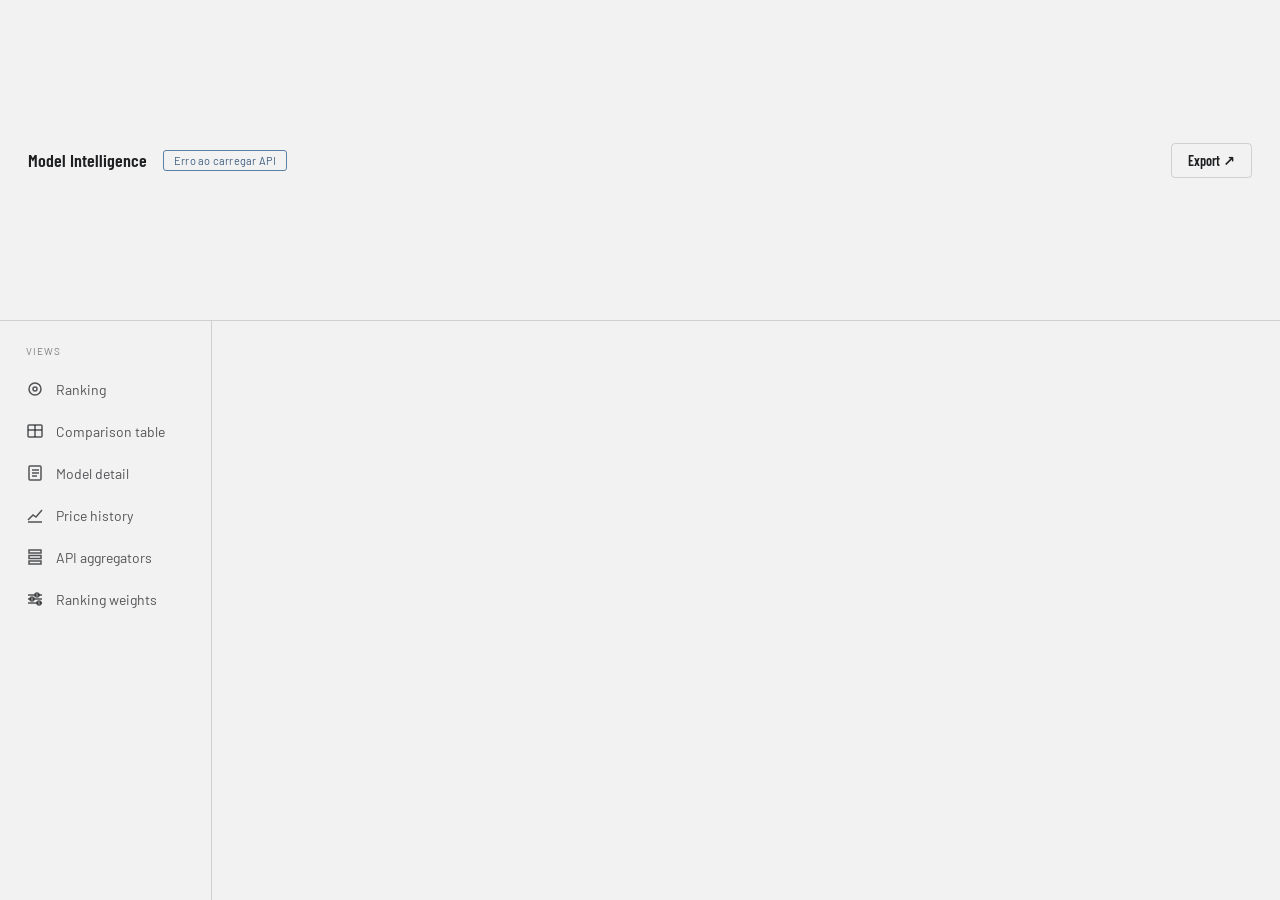
<file: template_ui/vanilla-js-reference-with-real-data.html>
<!DOCTYPE html>
<html lang="pt-BR">
<head>
<meta charset="UTF-8">
<meta name="viewport" content="width=device-width, initial-scale=1.0">
<title>Market Intelligence Dashboard</title>
<style>
  @import url('https://fonts.googleapis.com/css2?family=Barlow:wght@400;500;700&family=Barlow+Condensed:wght@600&display=swap');

  :root {
    --color-bg: #f2f2f3;
    --color-surface: #e9e9ea;
    --color-text: #1d1f20;
    --color-accent: #5980a6;
    --color-accent-100: #eef6ff;
    --color-accent-200: #d6ebff;
    --color-accent-700: #416180;
    --color-accent-800: #2c455d;
    --color-neutral-100: #f5f5f8;
    --color-neutral-800: #424244;
    --color-divider: rgba(29,31,32,0.16);
    --font-heading: "Barlow Condensed", system-ui, sans-serif;
    --font-body: "Barlow", system-ui, sans-serif;
    --radius-md: 4px;
    --shadow-sm: 0 1px 2px rgba(43,43,45,0.14);
  }
  * { box-sizing: border-box; }
  body { margin: 0; background: var(--color-bg); color: var(--color-text); font-family: var(--font-body); font-size: 15px; }
  h1, h2, h3, h4 { font-family: var(--font-heading); font-weight: 600; margin: 0 0 6px; }
  p { margin: 0; }
  .text-muted { color: rgba(29,31,32,0.55); }
  a { color: var(--color-accent-700); text-decoration: none; }

  .btn { font-family: var(--font-heading); font-weight: 600; font-size: 14px; padding: 8px 16px; border-radius: var(--radius-md); border: 1px solid var(--color-divider); background: transparent; color: var(--color-text); cursor: pointer; }
  .btn:hover { background: rgba(29,31,32,0.06); }
  .btn-ghost { border-color: transparent; color: var(--color-accent-700); padding: 0; }
  .btn-ghost:hover { background: transparent; text-decoration: underline; }
  .btn[disabled] { opacity: 0.4; cursor: default; }

  .tag { display: inline-flex; align-items: center; font-size: 11px; letter-spacing: 0.02em; padding: 3px 10px; border-radius: 3px; }
  .tag-accent { background: var(--color-accent-100); color: var(--color-accent-800); }
  .tag-neutral { background: var(--color-neutral-100); color: var(--color-neutral-800); }
  .tag-outline { border: 1px solid var(--color-accent); color: var(--color-accent-700); }

  .card { position: relative; border: 1px solid var(--color-divider); padding: 16px 20px; }
  .corner { position: absolute; width: 11px; height: 11px; color: rgba(29,31,32,0.55); }
  .corner::before, .corner::after { content: ""; position: absolute; background: currentColor; }
  .corner::before { left: 5px; top: 0; width: 1px; height: 100%; }
  .corner::after { top: 5px; left: 0; width: 100%; height: 1px; }
  .corner.tl { top: -6px; left: -6px; } .corner.tr { top: -6px; right: -6px; }
  .corner.bl { bottom: -6px; left: -6px; } .corner.br { bottom: -6px; right: -6px; }

  table { width: 100%; border-collapse: collapse; font-size: 14px; }
  th { text-align: left; font-size: 11px; letter-spacing: 0.08em; text-transform: uppercase; color: rgba(29,31,32,0.6); padding: 10px; border-bottom: 1px solid var(--color-divider); }
  th.num, td.num { text-align: right; }
  td { padding: 10px; border-bottom: 1px solid rgba(29,31,32,0.08); }
  tbody tr:hover { background: rgba(29,31,32,0.04); }

  .app-shell { display: grid; grid-template-columns: 212px 1fr; min-height: 100vh; }
  .nav { display: flex; align-items: center; gap: 16px; padding: 14px 28px; border-bottom: 1px solid var(--color-divider); grid-column: 1 / -1; }
  .nav-brand { font-family: var(--font-heading); font-weight: 600; font-size: 18px; }
  .sidebar { display: flex; flex-direction: column; gap: 2px; padding: 24px 14px; border-right: 1px solid var(--color-divider); }
  .sidebar .kicker { font-size: 10px; letter-spacing: 0.1em; text-transform: uppercase; padding: 0 12px 10px; color: rgba(29,31,32,0.55); }
  .navbtn { display: flex; align-items: center; gap: 12px; padding: 11px 12px; border-radius: var(--radius-md); cursor: pointer; border: none; background: transparent; font: 14px var(--font-body); color: rgba(29,31,32,0.75); text-align: left; width: 100%; }
  .navbtn:hover { background: rgba(29,31,32,0.06); }
  .navbtn.active { background: var(--color-accent-100); color: var(--color-accent-800); font-weight: 500; }
  .navbtn svg { flex-shrink: 0; }

  main { padding: 36px 44px; overflow: auto; min-width: 0; }
  .view { display: none; }
  .view.active { display: block; }

  .kpi-grid { display: grid; grid-template-columns: repeat(4, minmax(0,1fr)); gap: 16px; margin-bottom: 36px; }
  .rank-row { display: flex; align-items: center; gap: 20px; cursor: pointer; padding: 18px 22px; margin-bottom: 10px; }
  .rank-row:hover { border-color: var(--color-accent); box-shadow: var(--shadow-sm); }
  .rank-badge { width: 32px; height: 32px; border: 1.5px solid var(--color-accent); background: var(--color-accent-100); color: var(--color-accent-800); display: flex; align-items: center; justify-content: center; font-family: var(--font-heading); font-size: 15px; flex-shrink: 0; }
  .score-box { text-align: right; flex-shrink: 0; background: var(--color-accent-100); padding: 8px 14px; border: 1px solid var(--color-accent-200); }
  .score-box .num { font-family: var(--font-heading); font-size: 22px; color: var(--color-accent-800); }
  .bar-track { height: 6px; background: var(--color-divider); border-radius: 3px; overflow: hidden; margin-top: 10px; max-width: 320px; }
  .bar-fill { height: 100%; background: var(--color-accent); }
  .spec-grid { display: grid; grid-template-columns: repeat(auto-fit,minmax(160px,1fr)); gap: 14px; margin-bottom: 24px; }
  input[type="range"] { width: 100%; accent-color: var(--color-accent); }
  select, .field-label { font-family: var(--font-body); }
  select { width: 100%; min-height: 36px; padding: 6px 10px; font-size: 14px; background: var(--color-surface); border: 1px solid var(--color-divider); border-radius: var(--radius-md); }

  .status-msg { padding: 24px 4px; color: rgba(29,31,32,0.6); }

  @media (max-width: 760px) {
    .app-shell { grid-template-columns: 1fr; }
    .sidebar { grid-row: 1; flex-direction: row; overflow-x: auto; border-right: none; border-bottom: 1px solid var(--color-divider); }
    .sidebar .navlabel, .sidebar .kicker { display: none; }
  }
</style>
</head>
<body>

<div class="app-shell">
  <div class="nav">
    <div class="nav-brand">Model Intelligence</div>
    <span class="tag tag-outline" style="white-space:nowrap" id="data-status-tag">Loading...</span>
    <button class="btn" style="margin-left:auto;white-space:nowrap">Export ↗</button>
  </div>

  <aside class="sidebar">
    <div class="kicker">Views</div>
    <button class="navbtn" data-view="overview">
      <svg width="18" height="18" viewBox="0 0 18 18" fill="none" stroke="currentColor" stroke-width="1.5"><circle cx="9" cy="9" r="6"/><circle cx="9" cy="9" r="2"/></svg>
      <span class="navlabel">Ranking</span>
    </button>
    <button class="navbtn" data-view="table">
      <svg width="18" height="18" viewBox="0 0 18 18" fill="none" stroke="currentColor" stroke-width="1.5"><rect x="2" y="3" width="14" height="12" rx="1"/><line x1="2" y1="8" x2="16" y2="8"/><line x1="9" y1="3" x2="9" y2="15"/></svg>
      <span class="navlabel">Comparison table</span>
    </button>
    <button class="navbtn" data-view="detail">
      <svg width="18" height="18" viewBox="0 0 18 18" fill="none" stroke="currentColor" stroke-width="1.5"><rect x="3" y="2" width="12" height="14" rx="1"/><line x1="6" y1="6" x2="13" y2="6"/><line x1="6" y1="9" x2="13" y2="9"/><line x1="6" y1="12" x2="11" y2="12"/></svg>
      <span class="navlabel">Model detail</span>
    </button>
    <button class="navbtn" data-view="history">
      <svg width="18" height="18" viewBox="0 0 18 18" fill="none" stroke="currentColor" stroke-width="1.5"><polyline points="2,14 7,9 10,11 16,4"/><line x1="2" y1="16" x2="16" y2="16"/></svg>
      <span class="navlabel">Price history</span>
    </button>
    <button class="navbtn" data-view="aggregators">
      <svg width="18" height="18" viewBox="0 0 18 18" fill="none" stroke="currentColor" stroke-width="1.5"><rect x="3" y="2" width="12" height="3"/><rect x="3" y="7.5" width="12" height="3"/><rect x="3" y="13" width="12" height="3"/></svg>
      <span class="navlabel">API aggregators</span>
    </button>
    <button class="navbtn" data-view="config">
      <svg width="18" height="18" viewBox="0 0 18 18" fill="none" stroke="currentColor" stroke-width="1.5"><line x1="2" y1="5" x2="16" y2="5"/><circle cx="11" cy="5" r="2"/><line x1="2" y1="9" x2="16" y2="9"/><circle cx="6" cy="9" r="2"/><line x1="2" y1="13" x2="16" y2="13"/><circle cx="13" cy="13" r="2"/></svg>
      <span class="navlabel">Ranking weights</span>
    </button>
  </aside>

  <main>

    <section class="view" id="view-overview">
      <div style="display:flex;justify-content:space-between;align-items:flex-start;gap:20px;flex-wrap:wrap;margin-bottom:32px">
        <div>
          <h2>Ranking</h2>
          <p class="text-muted" style="font-size:14px;max-width:560px">Scored by cost per second, prompt window, multi-shot support and quality (quando disponível).</p>
        </div>
        <button class="btn" style="white-space:nowrap" data-goto="config">Adjust weights</button>
      </div>
      <div class="kpi-grid" id="kpi-grid"></div>
      <div id="rank-list"></div>
    </section>

    <section class="view" id="view-table">
      <h2>Comparison table</h2>
      <p class="text-muted" style="font-size:14px;margin-bottom:20px;display:block">All models side-by-side, ranked order.</p>
      <div style="overflow-x:auto">
        <table style="min-width:760px">
          <thead><tr><th>Model</th><th>Provider</th><th class="num">$/s</th><th class="num">$/image</th><th class="num">Ref imgs</th><th class="num">Prompt window</th><th>Multi-shot</th><th class="num">Quality</th><th class="num">Latency</th></tr></thead>
          <tbody id="table-body"></tbody>
        </table>
      </div>
    </section>

    <section class="view" id="view-detail">
      <button class="btn btn-ghost" style="margin-bottom:16px" data-goto="overview">← Back to ranking</button>
      <div id="detail-content"></div>
    </section>

    <section class="view" id="view-history">
      <h2>Price history</h2>
      <p class="text-muted" style="font-size:14px;margin-bottom:8px;display:block">Six-month $/second trend, per model.</p>
      <p class="text-muted" style="font-size:12px;margin-bottom:20px;display:block"><span class="tag tag-outline">Preview data</span> não coletamos histórico de preço real ainda — isso aqui é ilustrativo.</p>
      <div style="max-width:280px;margin-bottom:20px">
        <label class="field-label text-muted" style="font-size:12px;display:block;margin-bottom:5px">Model</label>
        <select id="history-select"></select>
      </div>
      <div class="card" style="margin-bottom:20px"><i class="corner tl"></i><i class="corner tr"></i><i class="corner bl"></i><i class="corner br"></i>
        <svg width="100%" height="220" viewBox="0 0 640 220" id="history-chart"></svg>
      </div>
      <table style="max-width:460px">
        <thead><tr><th>Month</th><th class="num">$/second</th><th class="num">Change</th></tr></thead>
        <tbody id="history-rows"></tbody>
      </table>
    </section>

    <section class="view" id="view-aggregators">
      <h2>API aggregators</h2>
      <p class="text-muted" style="font-size:14px;max-width:600px;margin-bottom:8px;display:block">Unified-API alternatives to fal.ai, our current provider.</p>
      <p class="text-muted" style="font-size:12px;margin-bottom:20px;display:block"><span class="tag tag-outline">Preview data</span> ainda não pesquisamos provedores de verdade — isso aqui é ilustrativo.</p>
      <div style="overflow-x:auto">
        <table style="min-width:640px">
          <thead><tr><th>Aggregator</th><th></th><th class="num">Overhead</th><th class="num">Uptime</th><th class="num">Coverage</th><th class="num">Added latency</th><th>Notes</th></tr></thead>
          <tbody id="aggregators-body"></tbody>
        </table>
      </div>
    </section>

    <section class="view" id="view-config">
      <h2>Ranking weights</h2>
      <p class="text-muted" style="font-size:14px;max-width:520px;margin-bottom:24px;display:block">Adjust how much each factor counts toward the ranking score. Changes apply immediately.</p>
      <div style="display:flex;flex-direction:column;gap:22px;max-width:480px" id="weights-panel"></div>
    </section>

  </main>
</div>

<script>
// ---------------------------------------------------------------------------
// Onde a API do backend está rodando (uvicorn local, por enquanto).
// ---------------------------------------------------------------------------
const API_URL = 'http://127.0.0.1:8000/api/models';

// MODELS começa vazio e é preenchido de verdade em loadModels(), com dado
// vindo da API — nada aqui é mockado.
let MODELS = [];

// AGGREGATORS continua sendo dado ilustrativo (não pesquisamos provedores
// de API de verdade ainda — é a "Frente B" do projeto, pendente).
const AGGREGATORS = [
  { id:'fal', name:'fal.ai', current:true, overheadPct:8, uptimePct:99.5, modelsSupported:6, addedLatencyMs:120, notes:'Current provider. Fastest to add day-one releases.' },
  { id:'replicate', name:'Replicate', current:false, overheadPct:12, uptimePct:99.7, modelsSupported:5, addedLatencyMs:200, notes:'Broadest catalog, slower to onboard new video releases.' },
  { id:'together', name:'Together AI', current:false, overheadPct:6, uptimePct:99.2, modelsSupported:3, addedLatencyMs:90, notes:'Lowest overhead, limited video-model coverage today.' },
  { id:'baseten', name:'Baseten', current:false, overheadPct:10, uptimePct:99.6, modelsSupported:4, addedLatencyMs:150, notes:'Best fit as a self-hosted fallback.' }
];

// HISTORY_MODELS é deliberadamente separado de MODELS: não guardamos preço
// histórico de verdade ainda (só o valor atual), então essa tela continua
// 100% ilustrativa, desacoplada do dado real.
const HISTORY_MODELS = [
  { id:'illustrative-a', name:'(exemplo) Modelo A', history:[0.52,0.48,0.44,0.40,0.37,0.35] },
  { id:'illustrative-b', name:'(exemplo) Modelo B', history:[0.60,0.58,0.55,0.53,0.51,0.50] },
  { id:'illustrative-c', name:'(exemplo) Modelo C', history:[0.26,0.24,0.23,0.22,0.21,0.20] }
];

const MONTHS = ['Apr','May','Jun','Jul','Aug','Sep'];

let state = {
  view: 'overview',
  selectedModelId: null,
  historyModelId: HISTORY_MODELS[0].id,
  weights: { cost: 35, promptWindow: 20, multiShot: 15, quality: 30 }
};

// ---------------------------------------------------------------------------
// Carregar dado real da API
// ---------------------------------------------------------------------------
function fromApi(record) {
  // A API devolve snake_case (padrão Python); a UI usa camelCase (padrão
  // JS) — essa função é a única "tradução" entre os dois formatos.
  return {
    id: record.model_key,
    name: record.model_name,
    provider: record.provider,
    pricePerSecond: record.price_per_second_usd,
    pricePerImage: null,       // não coletamos esse dado ainda
    maxReferenceImages: record.max_reference_images,
    promptWindowTokens: record.prompt_window_tokens,
    multiShot: record.multi_shot_support,
    qualityScore: null,        // temos só quality_notes (texto), não nota numérica
    latencySeconds: null,      // não coletamos esse dado ainda
    docUrl: null,
    notes: record.quality_notes || record.notes || 'Sem notas ainda.'
  };
}

async function loadModels() {
  const tag = document.getElementById('data-status-tag');
  try {
    const response = await fetch(API_URL);
    if (!response.ok) throw new Error('status ' + response.status);
    const data = await response.json();
    MODELS = data.map(fromApi);
    tag.textContent = MODELS.length + ' modelos (dado real)';
    state.selectedModelId = MODELS[0] ? MODELS[0].id : null;
    goTo('overview');
  } catch (err) {
    tag.textContent = 'Erro ao carregar API';
    document.getElementById('rank-list').innerHTML =
      `<p class="status-msg">Não consegui buscar dados de ${API_URL}: ${err}. A API está rodando? (python -m uvicorn market_intel.api:app --reload)</p>`;
  }
}

// ---------------------------------------------------------------------------
// Scoring — tolera campos ausentes (null) sem quebrar, contribuindo 0 pro
// score nessa dimensão em vez de travar o cálculo inteiro.
// ---------------------------------------------------------------------------
function computeScores() {
  const prices = MODELS.map(m => m.pricePerSecond).filter(v => v != null);
  const prompts = MODELS.map(m => m.promptWindowTokens).filter(v => v != null);
  const minPrice = Math.min(...prices), maxPrice = Math.max(...prices);
  const minPrompt = prompts.length ? Math.min(...prompts) : 0;
  const maxPrompt = prompts.length ? Math.max(...prompts) : 0;
  const w = state.weights;
  const totalW = (w.cost + w.promptWindow + w.multiShot + w.quality) || 1;
  return MODELS.map(m => {
    const costNorm = (m.pricePerSecond == null || maxPrice === minPrice) ? 0 : (maxPrice - m.pricePerSecond) / (maxPrice - minPrice);
    const promptNorm = (m.promptWindowTokens == null || maxPrompt === minPrompt) ? 0 : (m.promptWindowTokens - minPrompt) / (maxPrompt - minPrompt);
    const multiNorm = m.multiShot ? 1 : 0;
    const qualityNorm = m.qualityScore == null ? 0 : m.qualityScore / 10;
    const score = ((costNorm * w.cost + promptNorm * w.promptWindow + multiNorm * w.multiShot + qualityNorm * w.quality) / totalW) * 100;
    return { ...m, score };
  }).sort((a, b) => b.score - a.score);
}

function fmt(value, formatter) {
  return value === null || value === undefined ? '—' : formatter(value);
}

function buildSparkline(history, width, height, pad) {
  const min = Math.min(...history), max = Math.max(...history);
  const range = (max - min) || 1;
  const stepX = (width - pad * 2) / (history.length - 1);
  return history.map((v, i) => {
    const x = pad + i * stepX;
    const y = pad + (1 - (v - min) / range) * (height - pad * 2);
    return `${x.toFixed(1)},${y.toFixed(1)}`;
  }).join(' ');
}

// ---------------------------------------------------------------------------
// Navigation
// ---------------------------------------------------------------------------
function goTo(view) {
  state.view = view;
  document.querySelectorAll('.view').forEach(v => v.classList.remove('active'));
  document.getElementById('view-' + view).classList.add('active');
  document.querySelectorAll('.navbtn').forEach(b => b.classList.toggle('active', b.dataset.view === view));
  render();
}
function selectModel(id) { state.selectedModelId = id; goTo('detail'); }

document.querySelectorAll('.navbtn').forEach(b => b.addEventListener('click', () => goTo(b.dataset.view)));
document.querySelectorAll('[data-goto]').forEach(b => b.addEventListener('click', () => goTo(b.dataset.goto)));

// ---------------------------------------------------------------------------
// Render
// ---------------------------------------------------------------------------
function render() {
  if (!MODELS.length) return; // ainda carregando, ou API falhou
  const ranked = computeScores();

  if (state.view === 'overview') {
    const withPrice = MODELS.filter(m => m.pricePerSecond != null);
    const withPrompt = MODELS.filter(m => m.promptWindowTokens != null);
    const withQuality = MODELS.filter(m => m.qualityScore != null);
    const cheapest = withPrice.length ? [...withPrice].sort((a,b) => a.pricePerSecond - b.pricePerSecond)[0] : null;
    const largestPrompt = withPrompt.length ? [...withPrompt].sort((a,b) => b.promptWindowTokens - a.promptWindowTokens)[0] : null;
    const bestQuality = withQuality.length ? [...withQuality].sort((a,b) => b.qualityScore - a.qualityScore)[0] : null;
    const multiShotCount = MODELS.filter(m => m.multiShot).length;

    document.getElementById('kpi-grid').innerHTML = `
      <div class="card"><i class="corner tl"></i><i class="corner tr"></i><i class="corner bl"></i><i class="corner br"></i>
        <div class="tag-outline" style="font-size:10px;letter-spacing:.1em;text-transform:uppercase;color:var(--color-accent)">Cheapest / sec</div>
        <div style="font-family:var(--font-heading);font-size:20px;margin-top:6px">${cheapest ? cheapest.name : '—'}</div>
        <div class="text-muted" style="font-size:11px;margin-top:4px">${cheapest ? '$' + cheapest.pricePerSecond.toFixed(3) + '/s' : 'sem dado'}</div></div>
      <div class="card"><i class="corner tl"></i><i class="corner tr"></i><i class="corner bl"></i><i class="corner br"></i>
        <div style="font-size:10px;letter-spacing:.1em;text-transform:uppercase;color:var(--color-accent)">Largest prompt window</div>
        <div style="font-family:var(--font-heading);font-size:20px;margin-top:6px">${largestPrompt ? largestPrompt.name : '—'}</div>
        <div class="text-muted" style="font-size:11px;margin-top:4px">${largestPrompt ? largestPrompt.promptWindowTokens + ' tokens' : 'sem dado'}</div></div>
      <div class="card"><i class="corner tl"></i><i class="corner tr"></i><i class="corner bl"></i><i class="corner br"></i>
        <div style="font-size:10px;letter-spacing:.1em;text-transform:uppercase;color:var(--color-accent)">Best quality score</div>
        <div style="font-family:var(--font-heading);font-size:20px;margin-top:6px">${bestQuality ? bestQuality.name : '—'}</div>
        <div class="text-muted" style="font-size:11px;margin-top:4px">${bestQuality ? bestQuality.qualityScore + '/10' : 'sem nota numérica ainda'}</div></div>
      <div class="card"><i class="corner tl"></i><i class="corner tr"></i><i class="corner bl"></i><i class="corner br"></i>
        <div style="font-size:10px;letter-spacing:.1em;text-transform:uppercase;color:var(--color-accent)">Multi-shot support</div>
        <div style="font-family:var(--font-heading);font-size:20px;margin-top:6px">${multiShotCount} of ${MODELS.length} models</div>
        <div class="text-muted" style="font-size:11px;margin-top:4px">Reduces reference-image need</div></div>`;

    document.getElementById('rank-list').innerHTML = ranked.map((m, i) => `
      <div class="card rank-row" data-id="${m.id}"><i class="corner tl"></i><i class="corner tr"></i><i class="corner bl"></i><i class="corner br"></i>
        <div class="rank-badge">${i + 1}</div>
        <div style="flex:1;min-width:0">
          <div style="display:flex;align-items:baseline;gap:8px;flex-wrap:wrap">
            <span style="font-family:var(--font-heading);font-size:17px">${m.name}</span>
            <span class="text-muted" style="font-size:12px">${m.provider}</span>
          </div>
          <div style="display:flex;gap:8px;margin-top:8px;flex-wrap:wrap">
            <span class="tag tag-accent">${fmt(m.pricePerSecond, v => '$' + v.toFixed(3) + '/s')}</span>
            <span class="tag tag-accent">${fmt(m.promptWindowTokens, v => v.toLocaleString() + ' tok')}</span>
            <span class="tag ${m.multiShot ? 'tag-accent' : 'tag-neutral'}">Multi-shot: ${m.multiShot ? 'Yes' : 'No'}</span>
          </div>
          <div class="bar-track"><div class="bar-fill" style="width:${m.score.toFixed(0)}%"></div></div>
        </div>
        <div class="score-box"><div class="num">${m.score.toFixed(1)}</div><div class="text-muted" style="font-size:11px">score / 100</div></div>
      </div>`).join('');
    document.querySelectorAll('.rank-row').forEach(el => el.addEventListener('click', () => selectModel(el.dataset.id)));
  }

  if (state.view === 'table') {
    document.getElementById('table-body').innerHTML = ranked.map(m => `
      <tr data-id="${m.id}" style="cursor:pointer">
        <td style="font-weight:500">${m.name}</td><td>${m.provider}</td>
        <td class="num">${fmt(m.pricePerSecond, v => '$' + v.toFixed(3))}</td><td class="num">${fmt(m.pricePerImage, v => '$' + v.toFixed(3))}</td>
        <td class="num">${fmt(m.maxReferenceImages, v => v)}</td><td class="num">${fmt(m.promptWindowTokens, v => v.toLocaleString())}</td>
        <td><span class="tag ${m.multiShot ? 'tag-accent' : 'tag-neutral'}">${m.multiShot ? 'Yes' : 'No'}</span></td>
        <td class="num">${fmt(m.qualityScore, v => v.toFixed(1) + '/10')}</td><td class="num">${fmt(m.latencySeconds, v => v + 's')}</td>
      </tr>`).join('');
    document.querySelectorAll('#table-body tr').forEach(el => el.addEventListener('click', () => selectModel(el.dataset.id)));
  }

  if (state.view === 'detail') {
    const m = ranked.find(x => x.id === state.selectedModelId) || ranked[0];
    const rank = ranked.findIndex(x => x.id === m.id) + 1;
    document.getElementById('detail-content').innerHTML = `
      <div class="card" style="display:flex;justify-content:space-between;align-items:flex-start;gap:20px;flex-wrap:wrap;margin-bottom:24px"><i class="corner tl"></i><i class="corner tr"></i><i class="corner bl"></i><i class="corner br"></i>
        <div><div style="font-size:10px;letter-spacing:.1em;text-transform:uppercase;color:var(--color-accent)">Rank #${rank}</div>
        <h2 style="margin-top:2px">${m.name}</h2><div class="text-muted">${m.provider}</div></div>
        <div class="score-box"><div class="num" style="font-size:36px">${m.score.toFixed(1)}</div><div class="text-muted" style="font-size:12px">score / 100</div></div></div>
      <div class="spec-grid">
        <div class="card"><i class="corner tl"></i><i class="corner tr"></i><i class="corner bl"></i><i class="corner br"></i><div style="font-size:10px;letter-spacing:.1em;text-transform:uppercase;color:var(--color-accent)">$ / second</div><div style="font-family:var(--font-heading);font-size:17px">${fmt(m.pricePerSecond, v => '$' + v.toFixed(3))}</div></div>
        <div class="card"><i class="corner tl"></i><i class="corner tr"></i><i class="corner bl"></i><i class="corner br"></i><div style="font-size:10px;letter-spacing:.1em;text-transform:uppercase;color:var(--color-accent)">$ / image</div><div style="font-family:var(--font-heading);font-size:17px">${fmt(m.pricePerImage, v => '$' + v.toFixed(3))}</div></div>
        <div class="card"><i class="corner tl"></i><i class="corner tr"></i><i class="corner bl"></i><i class="corner br"></i><div style="font-size:10px;letter-spacing:.1em;text-transform:uppercase;color:var(--color-accent)">Max ref images</div><div style="font-family:var(--font-heading);font-size:17px">${fmt(m.maxReferenceImages, v => v)}</div></div>
        <div class="card"><i class="corner tl"></i><i class="corner tr"></i><i class="corner bl"></i><i class="corner br"></i><div style="font-size:10px;letter-spacing:.1em;text-transform:uppercase;color:var(--color-accent)">Prompt window</div><div style="font-family:var(--font-heading);font-size:17px">${fmt(m.promptWindowTokens, v => v + ' tok')}</div></div>
        <div class="card"><i class="corner tl"></i><i class="corner tr"></i><i class="corner bl"></i><i class="corner br"></i><div style="font-size:10px;letter-spacing:.1em;text-transform:uppercase;color:var(--color-accent)">Multi-shot</div><div style="font-family:var(--font-heading);font-size:17px">${m.multiShot ? 'Yes' : 'No'}</div></div>
        <div class="card"><i class="corner tl"></i><i class="corner tr"></i><i class="corner bl"></i><i class="corner br"></i><div style="font-size:10px;letter-spacing:.1em;text-transform:uppercase;color:var(--color-accent)">Quality score</div><div style="font-family:var(--font-heading);font-size:17px">${fmt(m.qualityScore, v => v + '/10')}</div></div>
        <div class="card"><i class="corner tl"></i><i class="corner tr"></i><i class="corner bl"></i><i class="corner br"></i><div style="font-size:10px;letter-spacing:.1em;text-transform:uppercase;color:var(--color-accent)">Latency</div><div style="font-family:var(--font-heading);font-size:17px">${fmt(m.latencySeconds, v => v + 's')}</div></div>
      </div>
      <div style="margin-bottom:24px"><h4>Notes</h4><p style="max-width:640px;white-space:pre-wrap">${m.notes}</p></div>
      ${m.docUrl ? `<a class="btn" href="${m.docUrl}" target="_blank">View provider docs ↗</a>` : `<button class="btn" disabled>Provider docs not linked yet</button>`}`;
  }

  if (state.view === 'history') {
    const select = document.getElementById('history-select');
    select.innerHTML = HISTORY_MODELS.map(m => `<option value="${m.id}" ${m.id === state.historyModelId ? 'selected' : ''}>${m.name}</option>`).join('');
    select.onchange = () => { state.historyModelId = select.value; render(); };

    const hm = HISTORY_MODELS.find(m => m.id === state.historyModelId);
    const points = buildSparkline(hm.history, 640, 220, 34);
    const minH = Math.min(...hm.history), maxH = Math.max(...hm.history);
    const monthLabels = MONTHS.map((label, i) => {
      const x = (34 + i * ((640 - 68) / (MONTHS.length - 1))).toFixed(1);
      return `<text x="${x}" y="208" font-size="11" fill="currentColor" opacity="0.6">${label}</text>`;
    }).join('');
    document.getElementById('history-chart').innerHTML = `
      <line x1="34" y1="190" x2="606" y2="190" stroke="var(--color-divider)" stroke-width="1"/>
      <polyline points="${points}" fill="none" stroke="var(--color-accent)" stroke-width="2"/>
      <text x="4" y="40" font-size="11" fill="currentColor" opacity="0.6">$${maxH.toFixed(3)}</text>
      <text x="4" y="185" font-size="11" fill="currentColor" opacity="0.6">$${minH.toFixed(3)}</text>
      ${monthLabels}`;

    document.getElementById('history-rows').innerHTML = MONTHS.map((label, i) => {
      const price = hm.history[i];
      const prev = i > 0 ? hm.history[i - 1] : null;
      const change = prev != null ? (((price - prev) / prev) * 100).toFixed(1) : null;
      return `<tr><td>${label}</td><td class="num">$${price.toFixed(3)}</td><td class="num">${change != null ? (change > 0 ? '+' : '') + change + '%' : '—'}</td></tr>`;
    }).join('');
  }

  if (state.view === 'aggregators') {
    document.getElementById('aggregators-body').innerHTML = AGGREGATORS.map(a => `
      <tr><td style="font-weight:500">${a.name}</td>
        <td><span class="tag ${a.current ? 'tag-accent' : 'tag-outline'}">${a.current ? 'Current' : 'Alternative'}</span></td>
        <td class="num">${a.overheadPct}%</td><td class="num">${a.uptimePct.toFixed(1)}%</td>
        <td class="num">${a.modelsSupported} / 7</td><td class="num">${a.addedLatencyMs} ms</td>
        <td class="text-muted" style="font-size:13px;max-width:220px">${a.notes}</td></tr>`).join('');
  }

  if (state.view === 'config') {
    const w = state.weights;
    const row = (label, key) => `
      <div><div style="display:flex;justify-content:space-between;font-size:14px;margin-bottom:6px"><span>${label}</span><span class="text-muted" id="val-${key}">${w[key]}</span></div>
      <input type="range" min="0" max="100" value="${w[key]}" data-key="${key}"/></div>`;
    document.getElementById('weights-panel').innerHTML = `
      ${row('Cost per second','cost')}
      ${row('Prompt window','promptWindow')}
      ${row('Multi-shot support','multiShot')}
      ${row('Quality score','quality')}
      <button class="btn" id="reset-weights">Reset to defaults</button>
      <p class="text-muted" style="font-size:12px">Weights don't need to total 100 — the score is normalized automatically.</p>`;
    document.querySelectorAll('#weights-panel input[type=range]').forEach(inp => {
      inp.addEventListener('input', () => {
        state.weights[inp.dataset.key] = Number(inp.value);
        document.getElementById('val-' + inp.dataset.key).textContent = inp.value;
      });
    });
    document.getElementById('reset-weights').addEventListener('click', () => {
      state.weights = { cost: 35, promptWindow: 20, multiShot: 15, quality: 30 };
      render();
    });
  }
}

loadModels();
</script>
</body>
</html>
</file>
